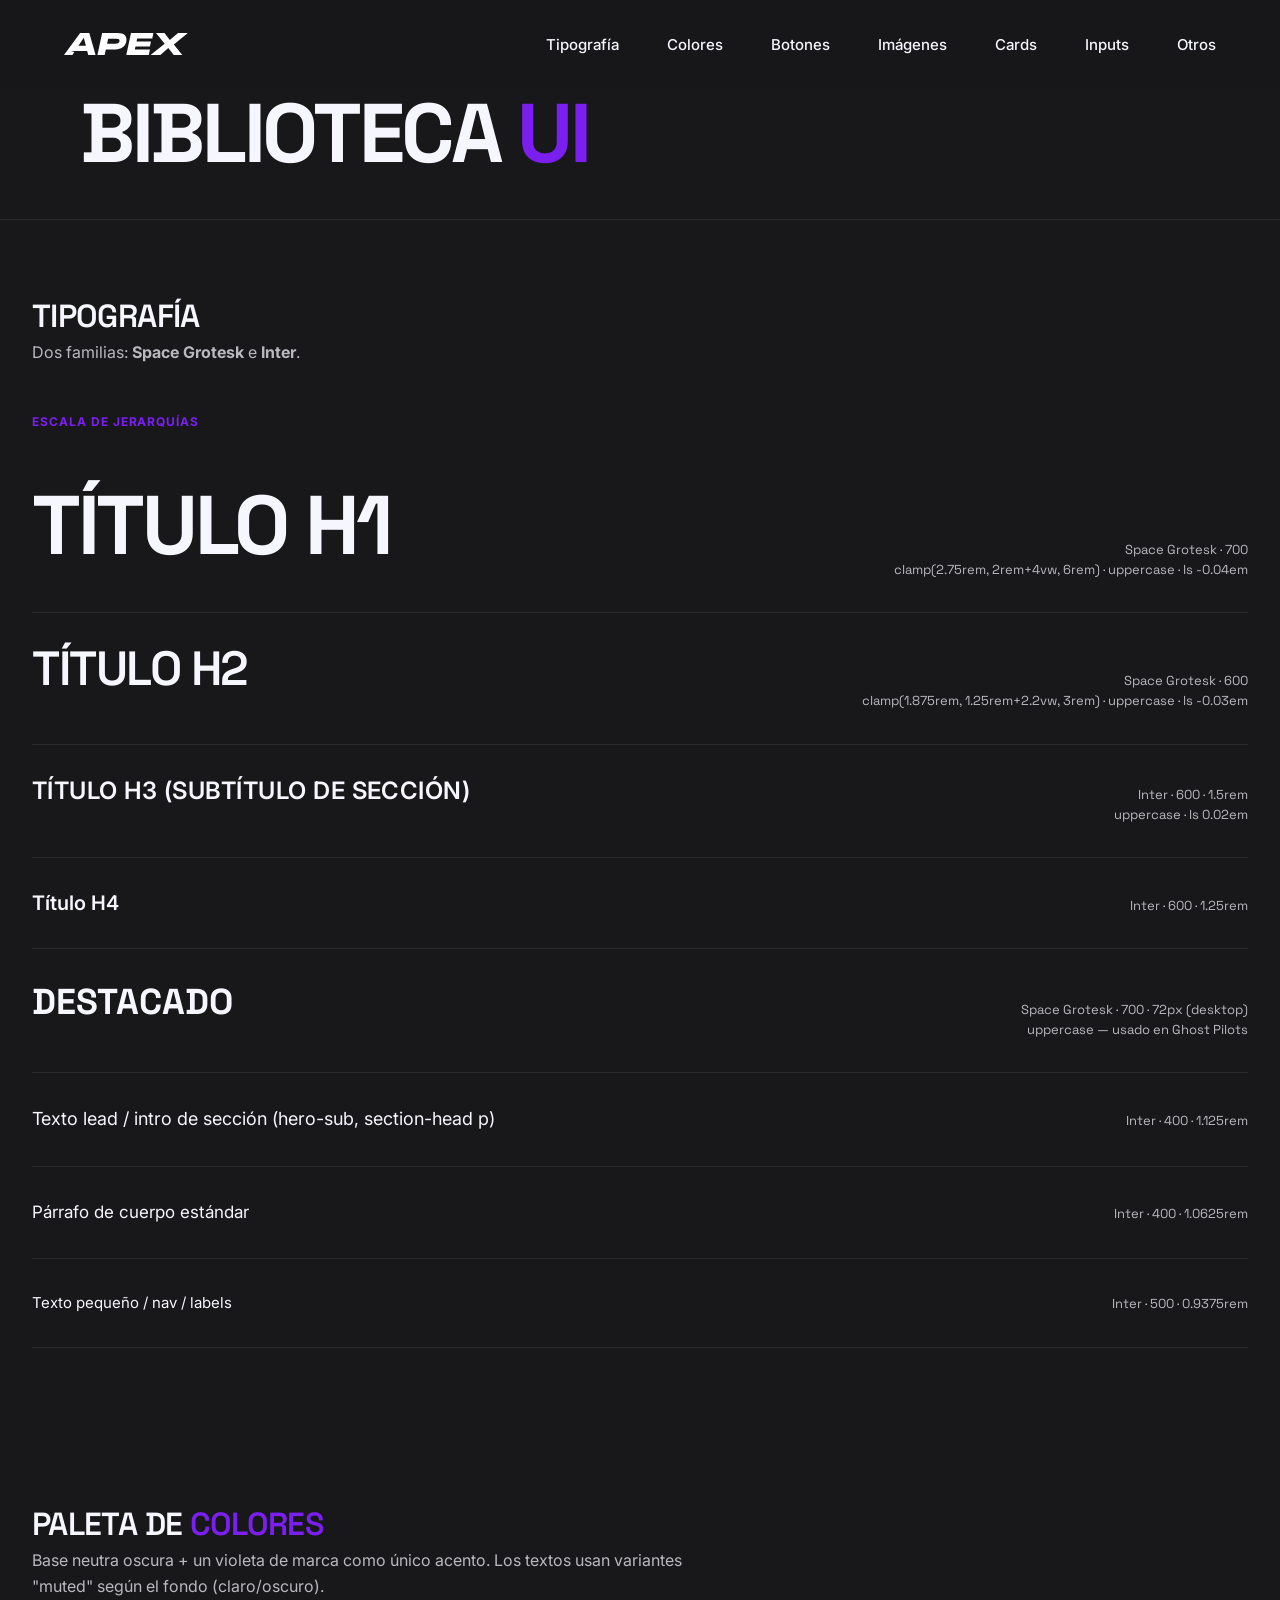
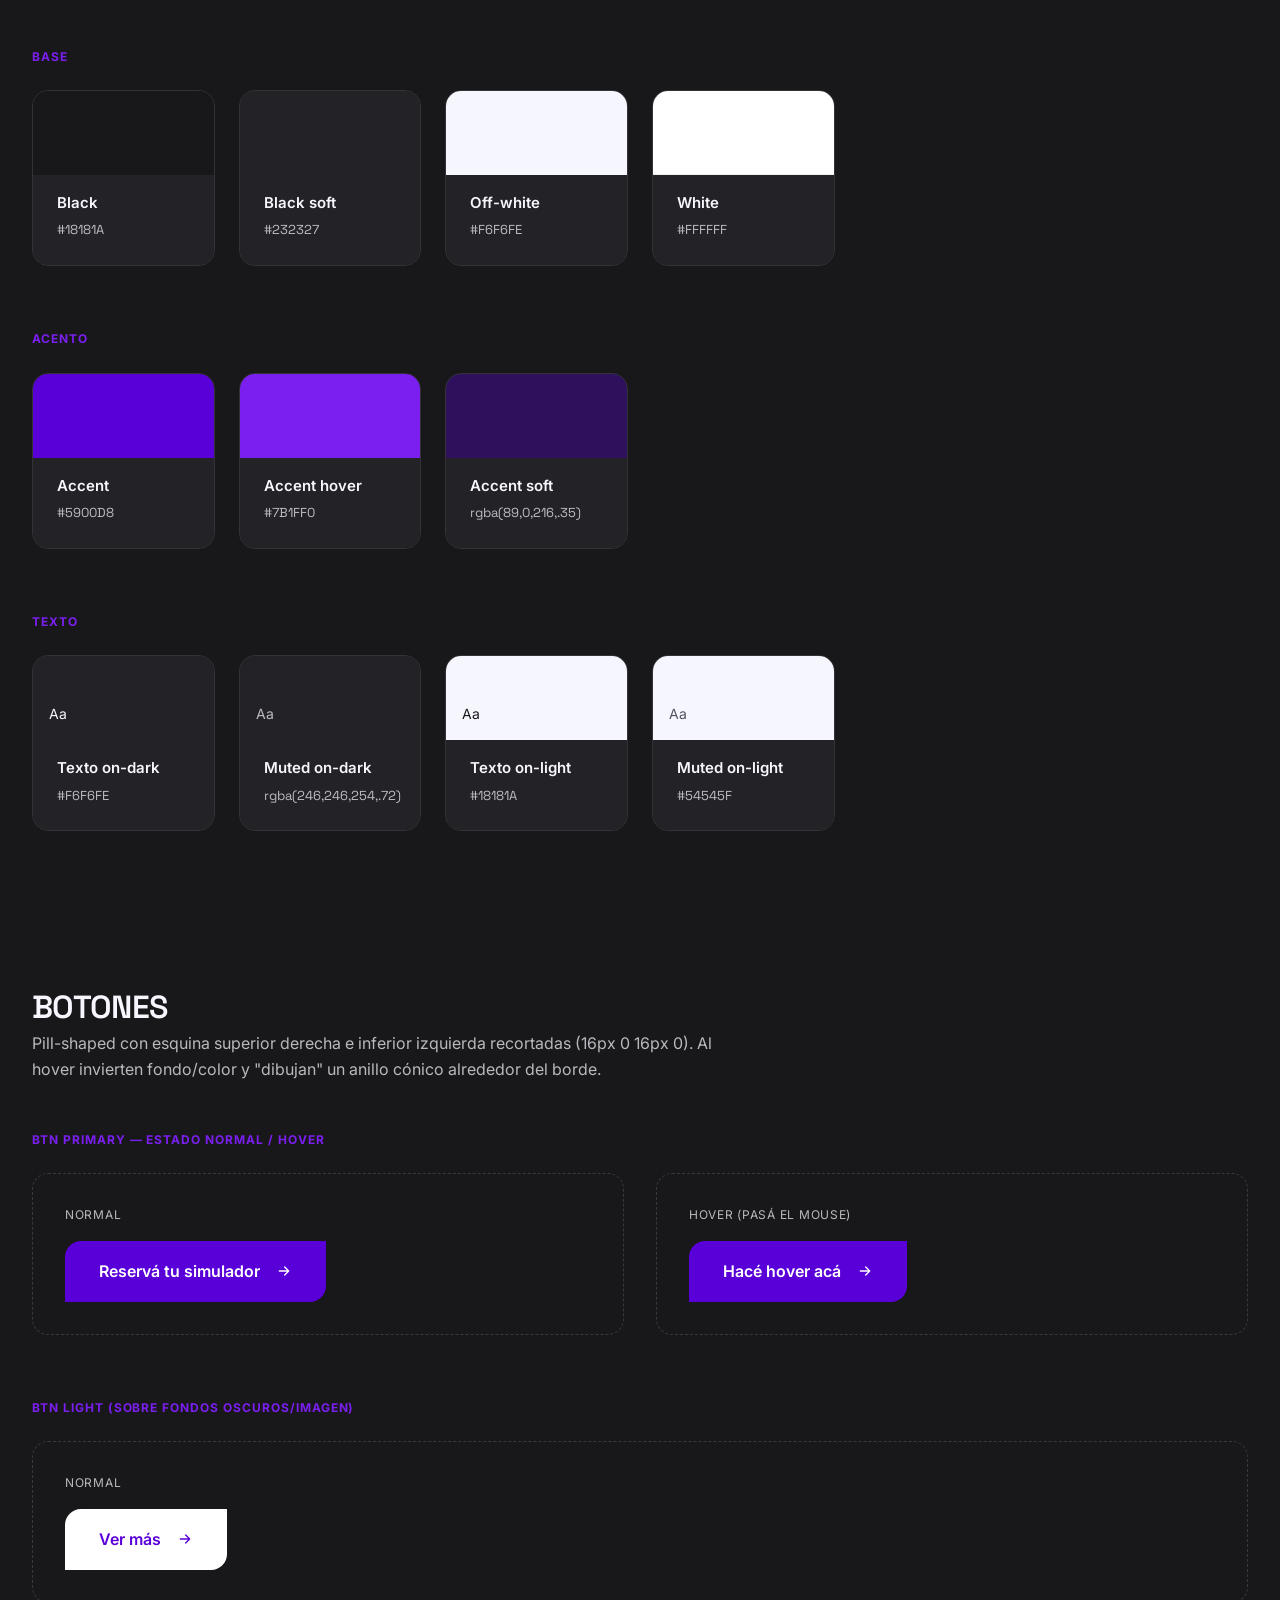
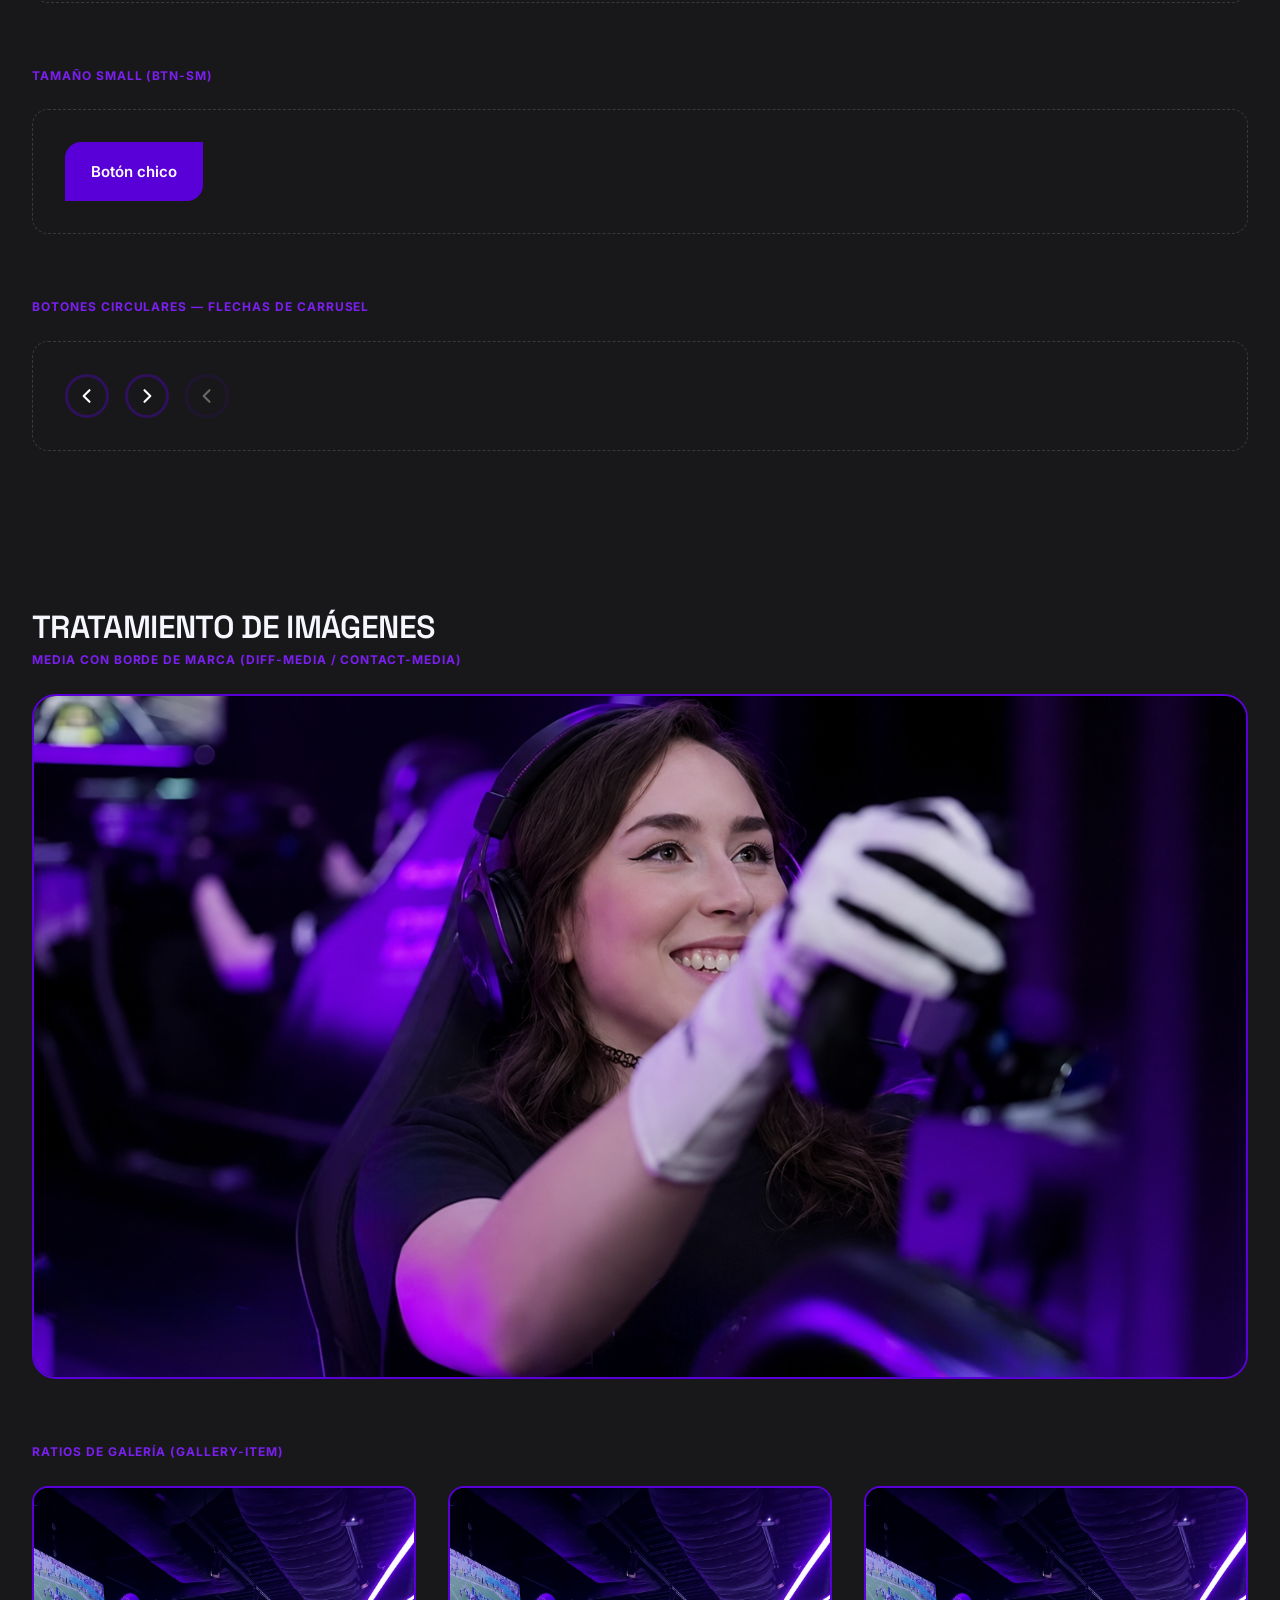
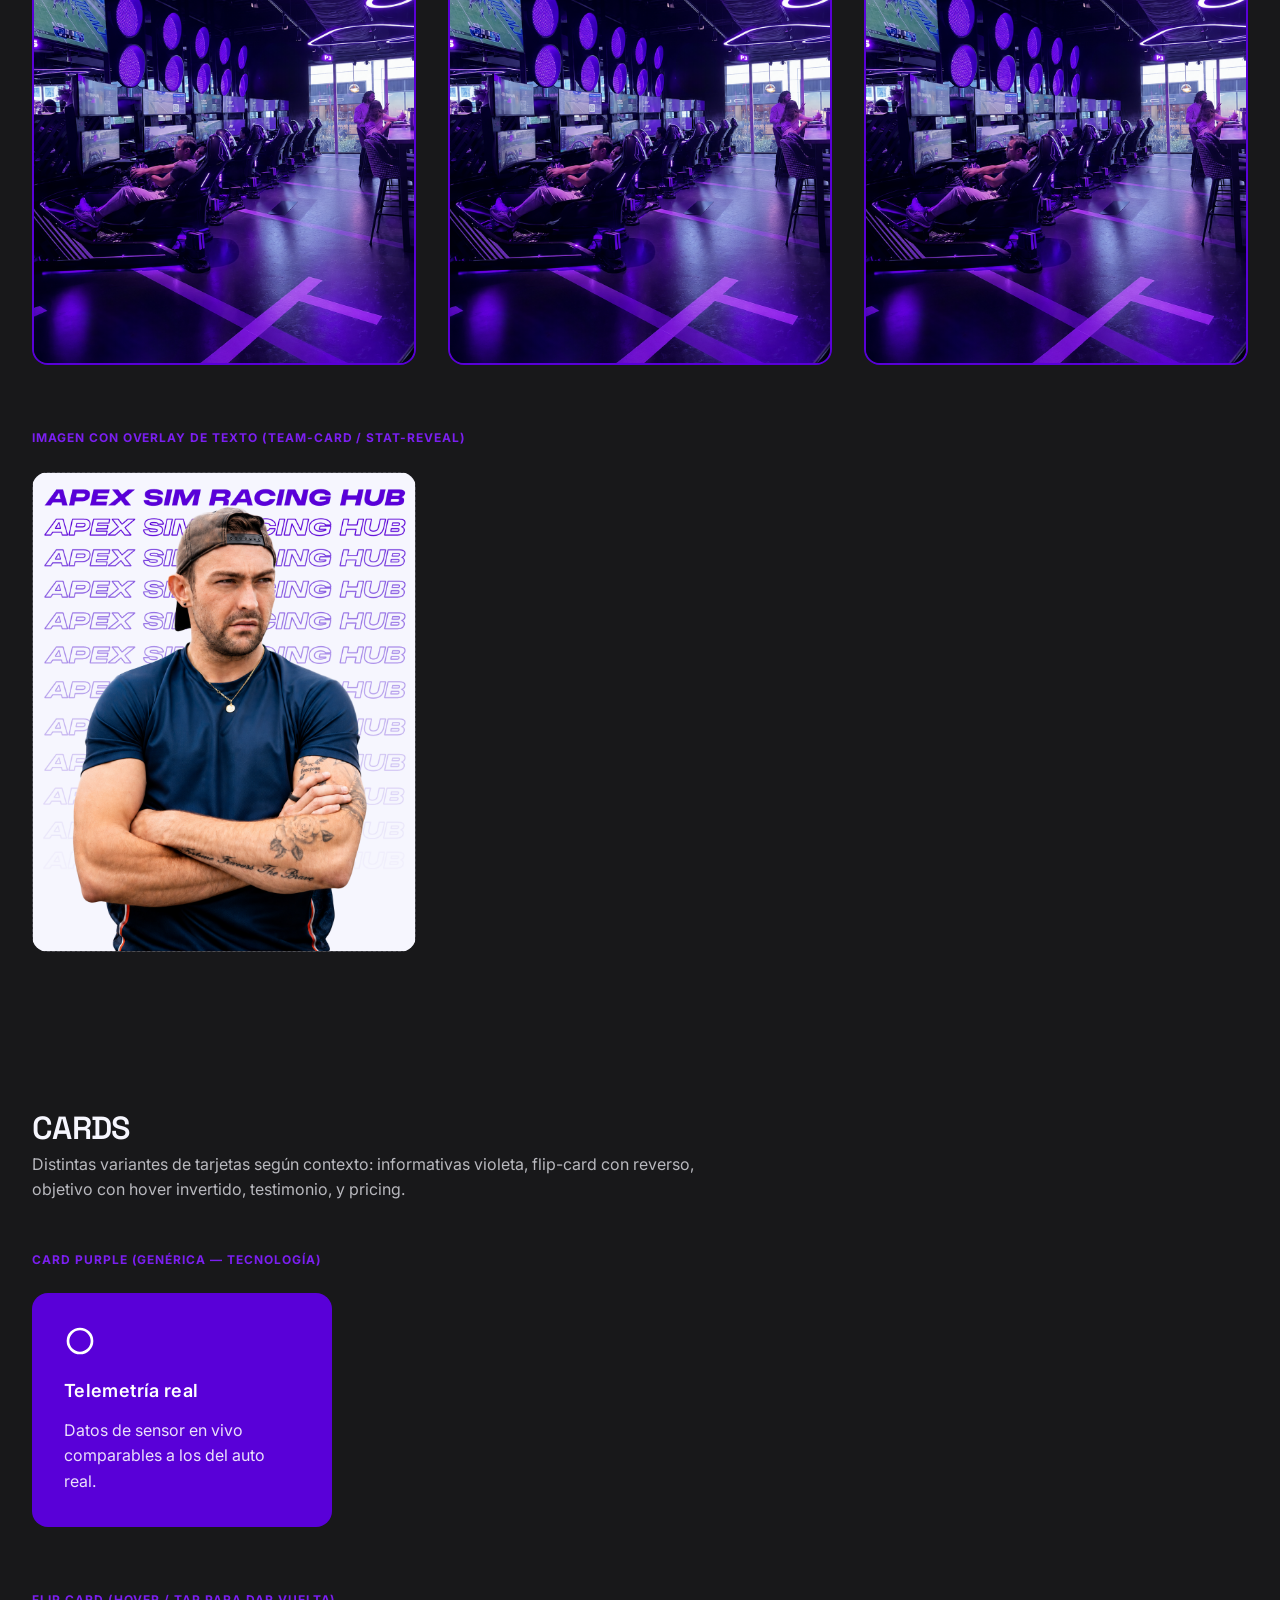
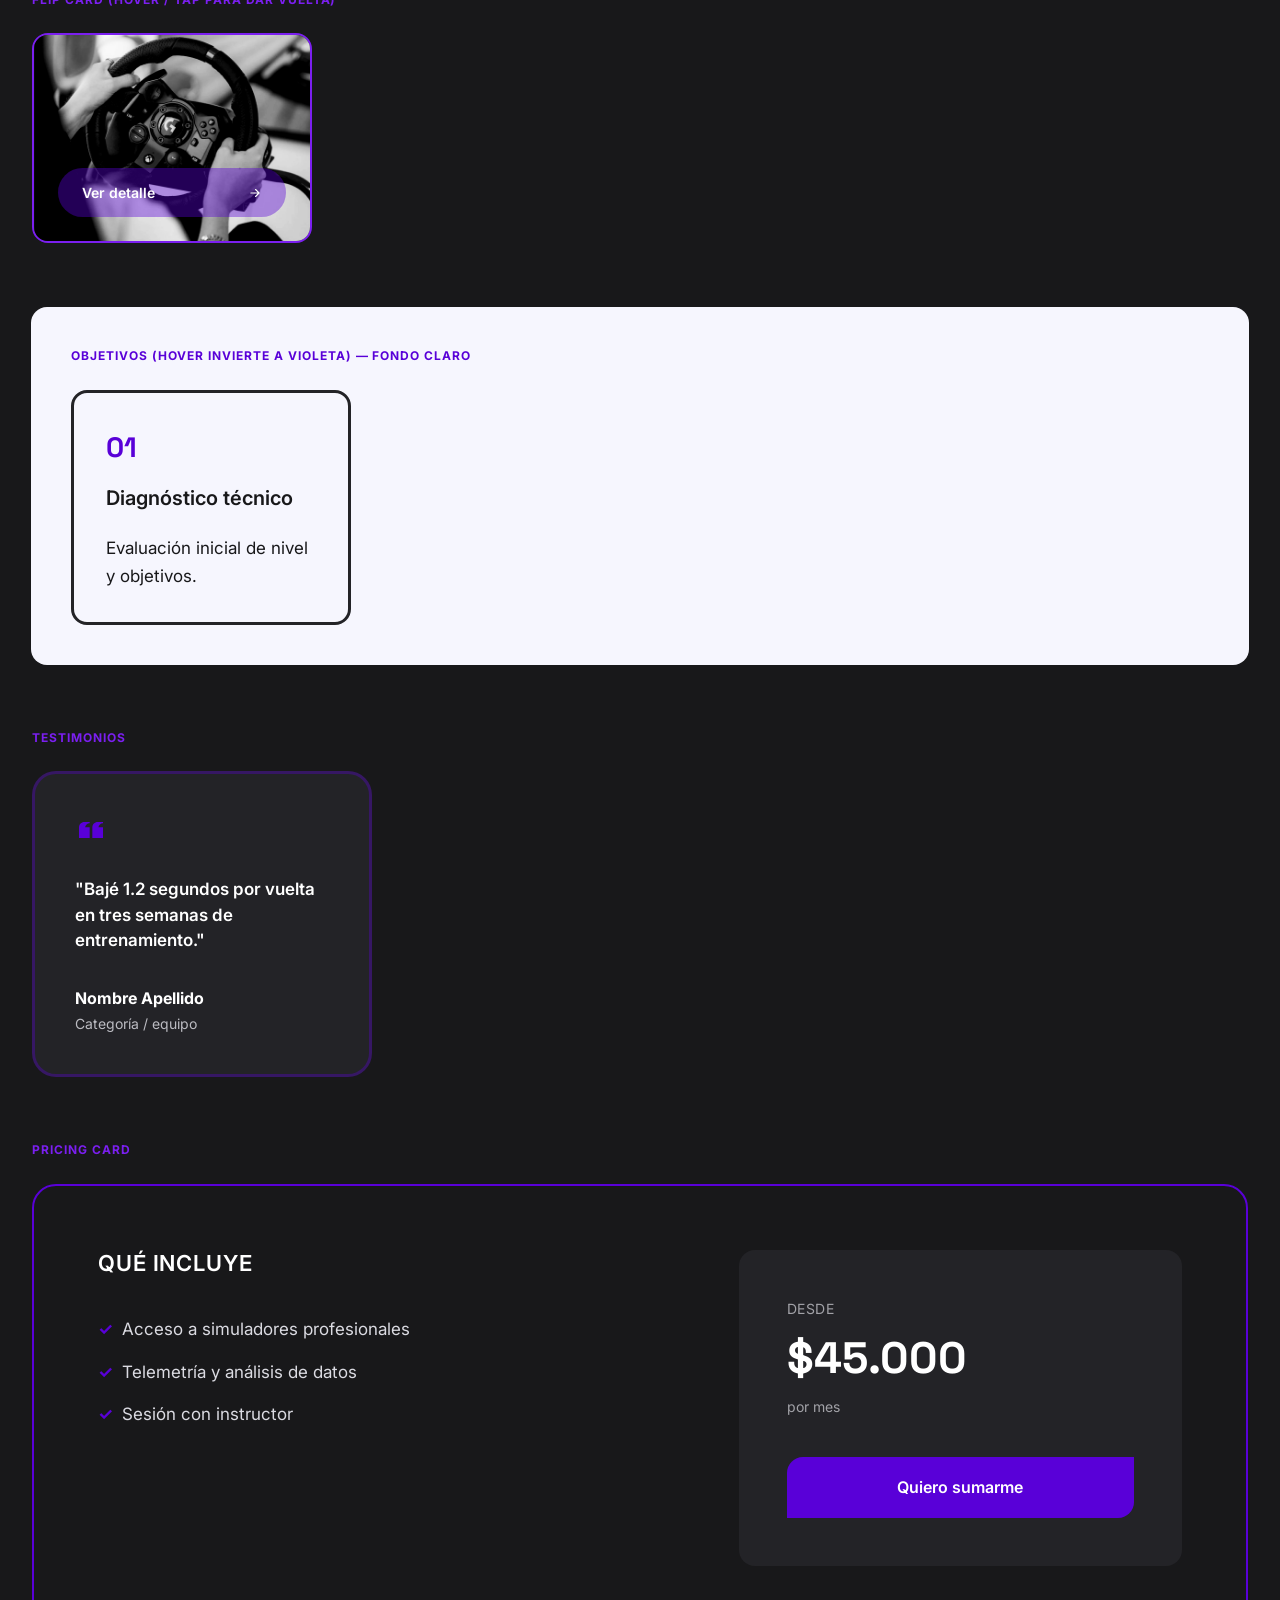
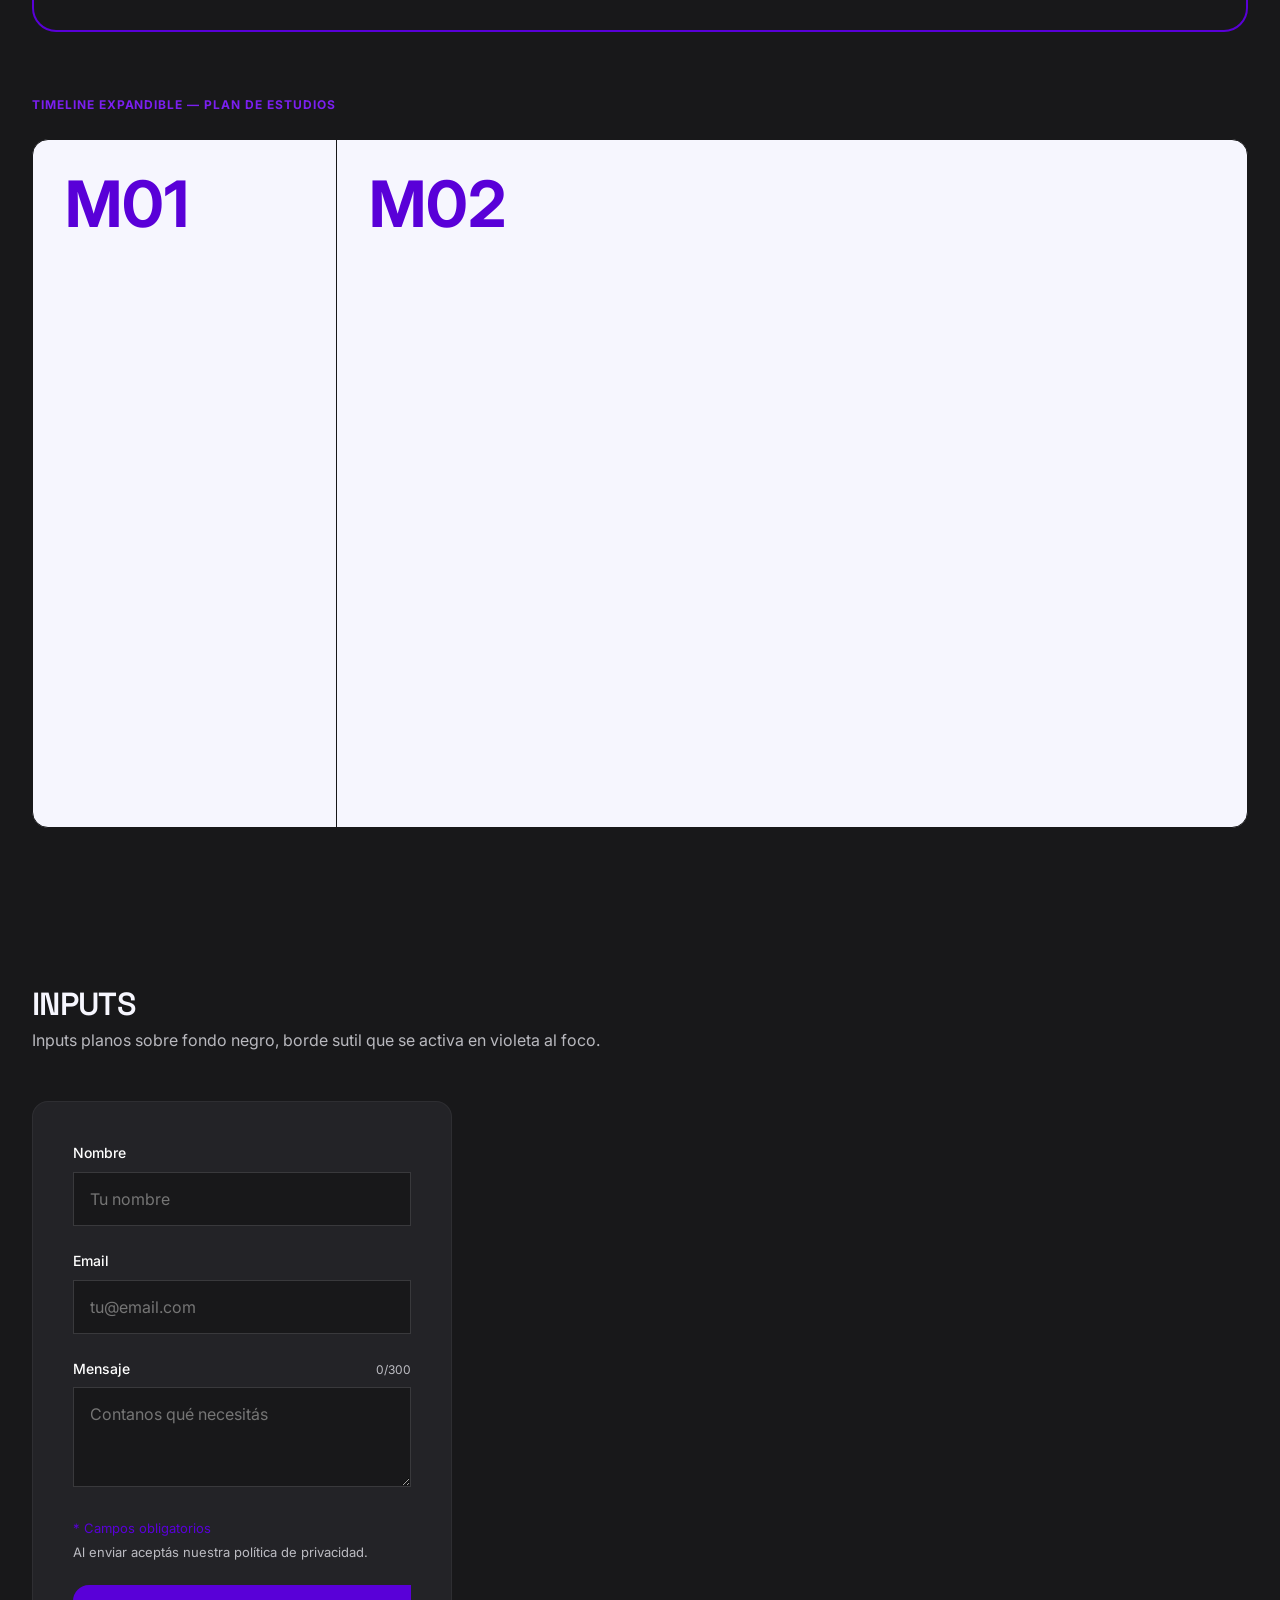
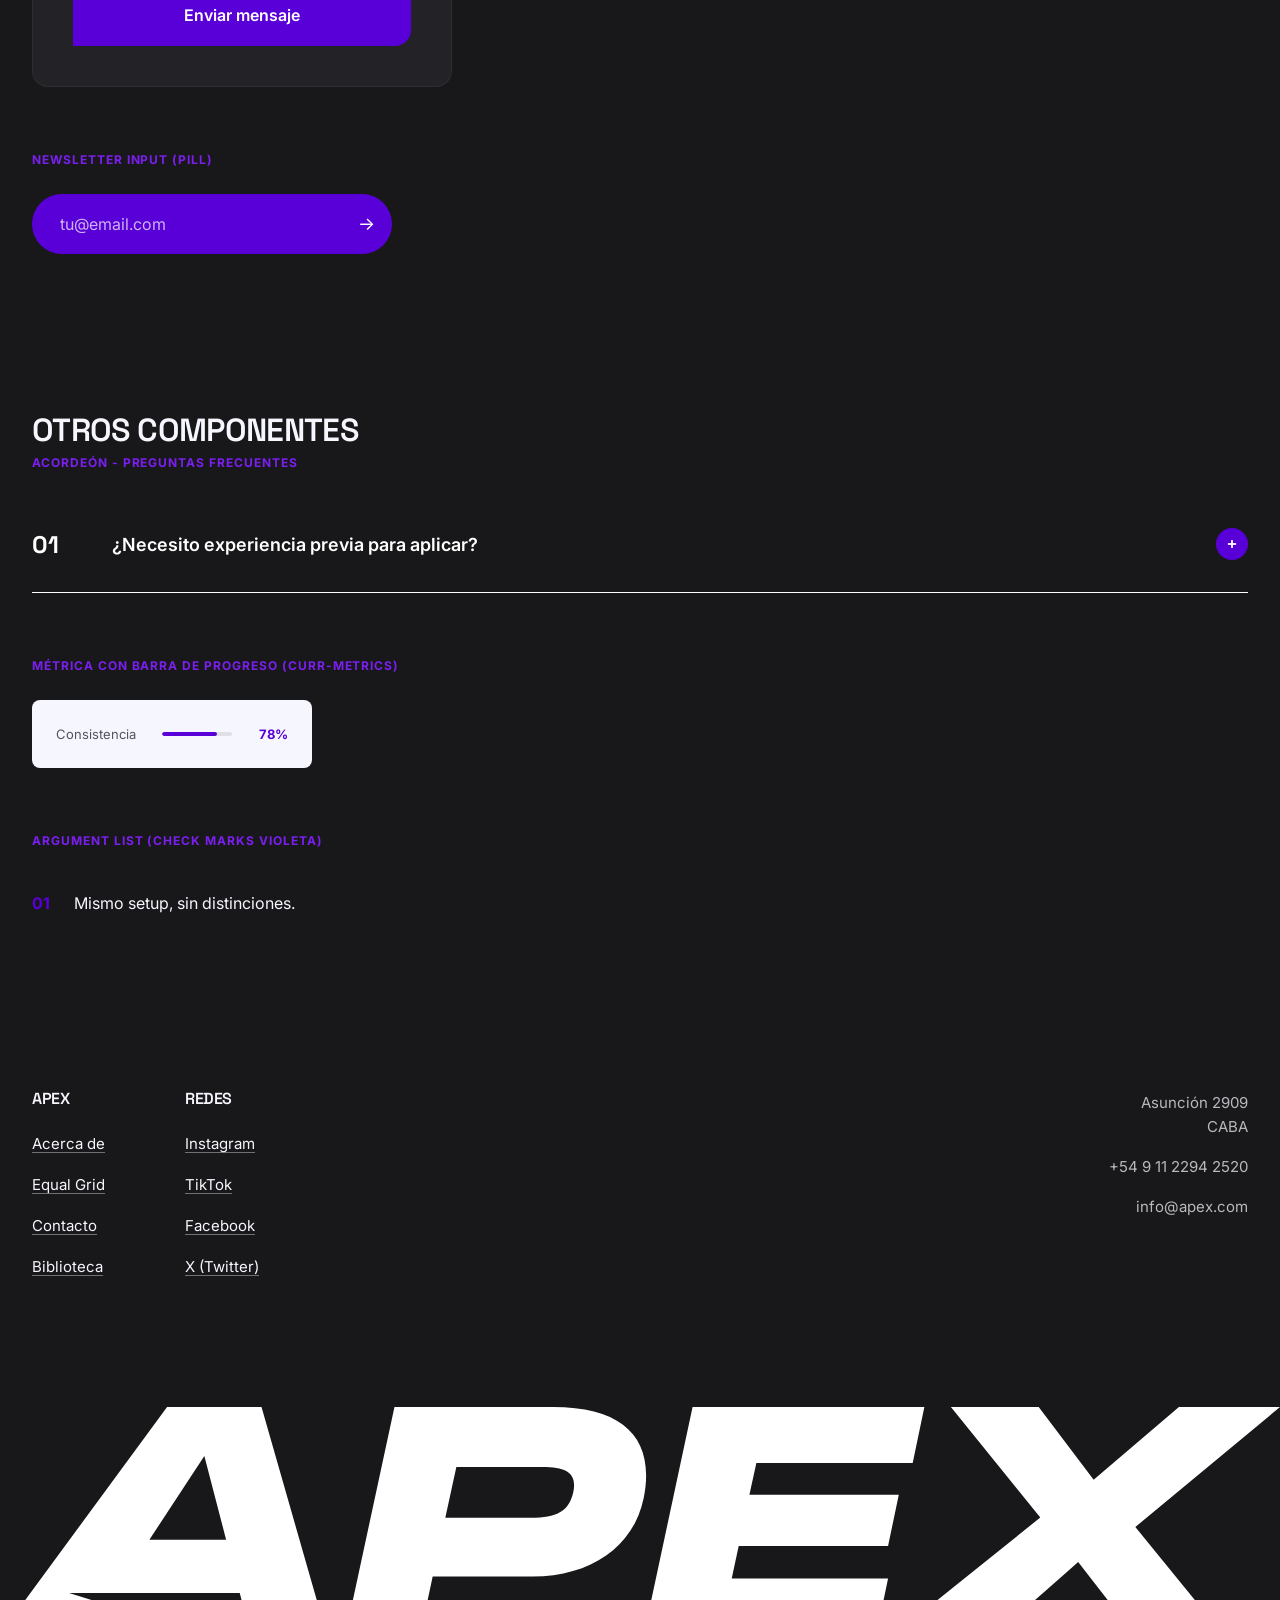
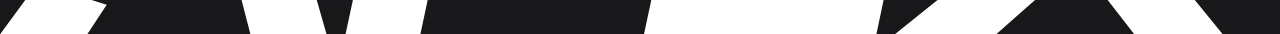
<file: biblioteca.html>
<!DOCTYPE html>
<html lang="es">
<head>
<meta charset="UTF-8">
<meta name="viewport" content="width=device-width, initial-scale=1.0">
<title>Apex — Biblioteca UI</title>

<link rel="preconnect" href="https://fonts.googleapis.com">
<link rel="preconnect" href="https://fonts.gstatic.com" crossorigin>
<link href="https://fonts.googleapis.com/css2?family=Inter:wght@400;500;600;700&family=Space+Grotesk:wght@500;600;700;900&display=swap" rel="stylesheet">
<link rel="stylesheet" href="styles.css">

<style>
  /* =========================================================
     ESTILOS EXCLUSIVOS DE LA BIBLIOTECA (no tocan styles.css)
     Reutilizan las mismas variables/tokens del sistema.
     ========================================================= */
  .lib-header {
    padding: 0 var(--space-6);
  }
  .lib-header .tag {
    color: var(--c-accent-hover);
    font-size: 0.8125rem;
    text-transform: uppercase;
    letter-spacing: 0.1em;
    font-weight: 600;
    margin-bottom: var(--space-2);
    display: block;
  }
  .lib-hero {
    padding: var(--space-12) 0 var(--space-6);
    border-bottom: 1px solid rgba(246, 246, 254, 0.08);
  }
  .lib-header h1 {
    font-size: clamp(2rem, 4vw, 3.25rem);
  }

  .lib-nav ul {
    display: flex;
    flex-wrap: wrap;
    gap: var(--space-4);
    padding: var(--space-2) 0;
  }
  .lib-nav a {
    font-size: 0.8125rem;
    text-transform: uppercase;
    letter-spacing: 0.04em;
    font-weight: 600;
    color: var(--c-text-muted-on-dark);
    transition: color var(--transition-fast);
  }
  .lib-nav a:hover { color: var(--c-accent-hover); }

  .lib-section {
    padding-block: var(--space-10);
  }
  .lib-section-light {
    background: var(--c-offwhite);
    color: var(--c-text-on-light);
  }
  .lib-section-title {
    font-family: var(--font-display);
    text-transform: uppercase;
    font-size: clamp(1.5rem, 2.5vw, 2.25rem);
    letter-spacing: -0.02em;
    margin-bottom: var(--space-1);
  }
  .lib-section-desc {
    color: var(--c-text-muted-on-dark);
    font-size: 1rem;
    max-width: 70ch;
    margin-bottom: var(--space-6);
  }
  .lib-section-light .lib-section-desc { color: var(--c-text-muted-on-light); }

  .lib-block {
    margin-bottom: var(--space-8);
  }
  .lib-block:last-child { margin-bottom: 0; }
  .lib-block-label {
    font-size: 0.75rem;
    text-transform: uppercase;
    letter-spacing: 0.08em;
    color: var(--c-accent-hover);
    font-weight: 700;
    margin-bottom: var(--space-3);
    display: block;
  }
  .lib-section-light .lib-block-label { color: var(--c-accent); }

  /* Tarjeta contenedora que muestra la muestra + su ficha técnica */
  .swatch-row {
    display: grid;
    grid-template-columns: repeat(auto-fill, minmax(180px, 1fr));
    gap: var(--space-3);
  }
  .swatch {
    border-radius: var(--radius-md);
    overflow: hidden;
    border: 1px solid rgba(246,246,254,0.12);
  }
  .swatch-color {
    height: 84px;
    display: flex;
    align-items: flex-end;
    padding: var(--space-2);
  }
  .swatch-info {
    padding: var(--space-2) var(--space-3) var(--space-3);
    background: var(--c-black-soft);
  }
  .swatch-name {
    font-weight: 600;
    font-size: 0.9375rem;
    display: block;
    margin-bottom: 2px;
  }
  .swatch-code {
    font-family: 'Space Grotesk', monospace;
    font-size: 0.8125rem;
    color: var(--c-text-muted-on-dark);
  }

  /* Fichas de tipografía */
  .type-sample {
    display: grid;
    grid-template-columns: 1fr auto;
    align-items: baseline;
    gap: var(--space-4);
    padding: var(--space-4) 0;
    border-bottom: 1px solid rgba(246,246,254,0.08);
  }
  .lib-section-light .type-sample { border-bottom-color: rgba(24,24,26,0.1); }
  .type-sample-meta {
    font-family: 'Space Grotesk', monospace;
    font-size: 0.8125rem;
    color: var(--c-text-muted-on-dark);
    text-align: right;
    white-space: nowrap;
  }
  .lib-section-light .type-sample-meta { color: var(--c-text-muted-on-light); }

  /* Grid genérica de demos */
  .demo-grid {
    display: grid;
    grid-template-columns: repeat(auto-fit, minmax(220px, 1fr));
    gap: var(--space-4);
  }
  .demo-cell {
    display: flex;
    flex-direction: column;
    align-items: flex-start;
    gap: var(--space-2);
    padding: var(--space-4);
    border: 1px dashed rgba(246,246,254,0.15);
    border-radius: var(--radius-md);
  }
  .lib-section-light .demo-cell { border-color: rgba(24,24,26,0.15); }
  .demo-cell-label {
    font-size: 0.75rem;
    text-transform: uppercase;
    letter-spacing: 0.06em;
    color: var(--c-text-muted-on-dark);
  }
  .lib-section-light .demo-cell-label { color: var(--c-text-muted-on-light); }

  .btn-dark-bg { background: var(--c-black); padding: var(--space-4); border-radius: var(--radius-md); }

  .img-frame {
    border-radius: var(--radius-md);
    overflow: hidden;
    background: var(--c-black-soft);
  }
  .img-frame img { aspect-ratio: 4/3; object-fit: cover; width: 100%; }

  .lib-footer {
    padding: var(--space-6) 0;
    text-align: center;
    color: var(--c-text-muted-on-dark);
    font-size: 0.875rem;
  }
</style>
</head>
<body class="section-dark">

  <!-- ============ HEADER DE LA BIBLIOTECA ============ -->
  <header class="site-header">
    <div class="container header-inner">
      <div class="container header-inner">
        <a href="index.html" class="logo" aria-label="Apex — inicio">
        <svg viewBox="0 0 1177.86 209.25" fill="currentColor" aria-hidden="true" focusable="false">
          <path d="M153.74,0h86.9l59.87,209.25h-70.04l-9.88-38.07H63.55l34.64,10.68-17.98,27.39H0L153.74,0ZM208.08,122.06l-20.05-77.01-50.57,77.01h70.62Z"/>
          <path d="M362.98,0h145.89c67.13,0,94.16,30.81,83.41,83.99-9.01,44.46-48.82,72.07-102.3,72.07h-91.84l-11.33,53.18h-68.88L362.98,0ZM489.11,102.01c22.67,0,34.29-5.52,38.36-23.25,3.78-17.44-5.52-23.54-28.19-23.54h-79.34l-10.17,46.79h79.34Z"/>
          <path d="M637.31,0h213.31l-10.75,51.44h-143.86l-6.39,29.35h137.46l-9.88,47.08h-137.46l-6.39,29.93h143.86l-10.75,51.44h-213.9L637.31,0Z"/>
          <path d="M957.28,101.72L875.03,0h80.79l50.57,66.84L1084.86,0h93l-133.1,110.44,80.5,98.81h-81.37l-51.73-66.55-75.56,66.55h-93.29l133.98-107.53Z"/>
        </svg>
        </a>
      
    <nav class="primary-nav" id="primary-nav" aria-label="Navegación principal">
      <ul>
        <li><a href="#tipografia">Tipografía</a></li>
        <li><a href="#colores">Colores</a></li>
        <li><a href="#botones">Botones</a></li>
        <li><a href="#imagenes">Imágenes</a></li>
        <li><a href="#cards">Cards</a></li>
        <li><a href="#formularios">Inputs</a></li>
        <li><a href="#misc">Otros</a></li>
      </ul>
    </nav>
    </div>
    </div>
  </header>

  <main id="main-content">
    
    <section class=" lib-hero">
      <div class="container">
        <h1 class="lib-header h1">Biblioteca <span class="text-accent">UI</span></h1>
      </div>
    </section>

    <!-- ============ TIPOGRAFÍA ============ -->
    <section class="lib-section section-dark" id="tipografia">
      <div class="container">
        <h2 class="lib-section-title">Tipografía</h2>
        <p class="lib-section-desc">Dos familias: <strong>Space Grotesk</strong> e <strong>Inter</strong>.</p>

        <div class="lib-block">
          <span class="lib-block-label">Escala de jerarquías</span>

          <div class="type-sample">
            <h1 style="font-size: clamp(2.75rem, 2rem + 4vw, 6rem);">Título H1</h1>
            <span class="type-sample-meta">Space Grotesk · 700<br>clamp(2.75rem, 2rem+4vw, 6rem) · uppercase · ls -0.04em</span>
          </div>

          <div class="type-sample">
            <h2>Título H2</h2>
            <span class="type-sample-meta">Space Grotesk · 600<br>clamp(1.875rem, 1.25rem+2.2vw, 3rem) · uppercase · ls -0.03em</span>
          </div>

          <div class="type-sample">
            <h3 style="font-size:1.5rem;">Título H3 (subtítulo de sección)</h3>
            <span class="type-sample-meta">Inter · 600 · 1.5rem<br>uppercase · ls 0.02em</span>
          </div>

          <div class="type-sample">
            <h4 style="font-size:1.25rem;">Título H4</h4>
            <span class="type-sample-meta">Inter · 600 · 1.25rem</span>
          </div>

          <div class="type-sample">
            <p class="statement" style="font-size:2.25rem;">Destacado</p>
            <span class="type-sample-meta">Space Grotesk · 700 · 72px (desktop)<br>uppercase — usado en Ghost Pilots</span>
          </div>

          <div class="type-sample">
            <p style="font-size:1.125rem;">Texto lead / intro de sección (hero-sub, section-head p)</p>
            <span class="type-sample-meta">Inter · 400 · 1.125rem</span>
          </div>

          <div class="type-sample">
            <p style="font-size:1.0625rem;">Párrafo de cuerpo estándar</p>
            <span class="type-sample-meta">Inter · 400 · 1.0625rem</span>
          </div>

          <div class="type-sample">
            <p style="font-size:0.9375rem;">Texto pequeño / nav / labels</p>
            <span class="type-sample-meta">Inter · 500 · 0.9375rem</span>
          </div>

        </div>
      </div>
    </section>

    <!-- ============ COLORES ============ -->
    <section class="lib-section section-dark" id="colores">
      <div class="container">
        <h2 class="lib-section-title">Paleta de <span class="text-accent">colores</span></h2>
        <p class="lib-section-desc">Base neutra oscura + un violeta de marca como único acento. Los textos usan variantes "muted" según el fondo (claro/oscuro).</p>

        <div class="lib-block">
          <span class="lib-block-label">Base</span>
          <div class="swatch-row">
            <div class="swatch">
              <div class="swatch-color" style="background:#18181A;"></div>
              <div class="swatch-info"><span class="swatch-name">Black</span><span class="swatch-code">#18181A</span></div>
            </div>
            <div class="swatch">
              <div class="swatch-color" style="background:#232327;"></div>
              <div class="swatch-info"><span class="swatch-name">Black soft</span><span class="swatch-code">#232327</span></div>
            </div>
            <div class="swatch">
              <div class="swatch-color" style="background:#F6F6FE;"></div>
              <div class="swatch-info"><span class="swatch-name">Off-white</span><span class="swatch-code">#F6F6FE</span></div>
            </div>
            <div class="swatch">
              <div class="swatch-color" style="background:#FFFFFF; border-bottom:1px solid #eee;"></div>
              <div class="swatch-info"><span class="swatch-name">White</span><span class="swatch-code">#FFFFFF</span></div>
            </div>
          </div>
        </div>

        <div class="lib-block">
          <span class="lib-block-label">Acento</span>
          <div class="swatch-row">
            <div class="swatch">
              <div class="swatch-color" style="background:#5900D8;"></div>
              <div class="swatch-info"><span class="swatch-name">Accent</span><span class="swatch-code">#5900D8</span></div>
            </div>
            <div class="swatch">
              <div class="swatch-color" style="background:#7B1FF0;"></div>
              <div class="swatch-info"><span class="swatch-name">Accent hover</span><span class="swatch-code">#7B1FF0</span></div>
            </div>
            <div class="swatch">
              <div class="swatch-color" style="background:rgba(89,0,216,0.35);"></div>
              <div class="swatch-info"><span class="swatch-name">Accent soft</span><span class="swatch-code">rgba(89,0,216,.35)</span></div>
            </div>
          </div>
        </div>

        <div class="lib-block">
          <span class="lib-block-label">Texto</span>
          <div class="swatch-row">
            <div class="swatch">
              <div class="swatch-color" style="background:#232327;"><span style="color:#F6F6FE; font-size:0.875rem;">Aa</span></div>
              <div class="swatch-info"><span class="swatch-name">Texto on-dark</span><span class="swatch-code">#F6F6FE</span></div>
            </div>
            <div class="swatch">
              <div class="swatch-color" style="background:#232327;"><span style="color:rgba(246,246,254,0.72); font-size:0.875rem;">Aa</span></div>
              <div class="swatch-info"><span class="swatch-name">Muted on-dark</span><span class="swatch-code">rgba(246,246,254,.72)</span></div>
            </div>
            <div class="swatch">
              <div class="swatch-color" style="background:#F6F6FE;"><span style="color:#18181A; font-size:0.875rem;">Aa</span></div>
              <div class="swatch-info"><span class="swatch-name">Texto on-light</span><span class="swatch-code">#18181A</span></div>
            </div>
            <div class="swatch">
              <div class="swatch-color" style="background:#F6F6FE;"><span style="color:#54545F; font-size:0.875rem;">Aa</span></div>
              <div class="swatch-info"><span class="swatch-name">Muted on-light</span><span class="swatch-code">#54545F</span></div>
            </div>
          </div>
        </div>
      </div>
    </section>

    <!-- ============ BOTONES ============ -->
    <section class="lib-section section-dark" id="botones">
      <div class="container">
        <h2 class="lib-section-title">Botones</h2>
        <p class="lib-section-desc">Pill-shaped con esquina superior derecha e inferior izquierda recortadas (16px 0 16px 0). Al hover invierten fondo/color y "dibujan" un anillo cónico alrededor del borde.</p>

        <div class="lib-block">
          <span class="lib-block-label">Btn Primary — estado normal / hover</span>
          <div class="demo-grid">
            <div class="demo-cell">
              <span class="demo-cell-label">Normal</span>
              <a href="#" class="btn btn-primary">Reservá tu simulador <svg class="arrow" width="16" height="16" viewBox="0 0 24 24" fill="none"><path d="M5 12h14M13 6l6 6-6 6" stroke="currentColor" stroke-width="2" stroke-linecap="round" stroke-linejoin="round"/></svg></a>
            </div>
            <div class="demo-cell">
              <span class="demo-cell-label">Hover (pasá el mouse)</span>
              <a href="#" class="btn btn-primary">Hacé hover acá <svg class="arrow" width="16" height="16" viewBox="0 0 24 24" fill="none"><path d="M5 12h14M13 6l6 6-6 6" stroke="currentColor" stroke-width="2" stroke-linecap="round" stroke-linejoin="round"/></svg></a>
            </div>
          </div>
        </div>

        <div class="lib-block">
          <span class="lib-block-label">Btn Light (sobre fondos oscuros/imagen)</span>
          <div class="demo-grid">
            <div class="demo-cell btn-dark-bg">
              <span class="demo-cell-label">Normal</span>
              <a href="#" class="btn btn-light">Ver más <svg class="arrow" width="16" height="16" viewBox="0 0 24 24" fill="none"><path d="M5 12h14M13 6l6 6-6 6" stroke="currentColor" stroke-width="2" stroke-linecap="round" stroke-linejoin="round"/></svg></a>
            </div>
          </div>
        </div>

        <div class="lib-block">
          <span class="lib-block-label">Tamaño small (btn-sm)</span>
          <div class="demo-grid">
            <div class="demo-cell">
              <a href="#" class="btn btn-primary btn-sm">Botón chico</a>
            </div>
          </div>
        </div>

        <div class="lib-block">
          <span class="lib-block-label">Botones circulares — flechas de carrusel</span>
          <div class="demo-grid">
            <div class="demo-cell" style="flex-direction:row; align-items:center;">
              <button class="carousel-arrow" aria-label="Anterior"><svg viewBox="0 0 24 24" fill="none"><path d="M15 5l-7 7 7 7" stroke="currentColor" stroke-width="2.5" stroke-linecap="round" stroke-linejoin="round"/></svg></button>
              <button class="carousel-arrow" aria-label="Siguiente"><svg viewBox="0 0 24 24" fill="none"><path d="M9 5l7 7-7 7" stroke="currentColor" stroke-width="2.5" stroke-linecap="round" stroke-linejoin="round"/></svg></button>
              <button class="carousel-arrow" disabled aria-label="Deshabilitado"><svg viewBox="0 0 24 24" fill="none"><path d="M15 5l-7 7 7 7" stroke="currentColor" stroke-width="2.5" stroke-linecap="round" stroke-linejoin="round"/></svg></button>
            </div>
          </div>
        </div>
      </div>
    </section>

    <!-- ============ IMÁGENES ============ -->
    <section class="lib-section section-dark" id="imagenes">
      <div class="container">
        <h2 class="lib-section-title">Tratamiento de imágenes</h2>
        
        <div class="lib-block">
          <span class="lib-block-label">Media con borde de marca (diff-media / contact-media)</span>
          <div class="demo-grid">
            <div class="img-frame" style="border:2px solid var(--c-accent); border-radius:var(--radius-lg);">
              <img src="assets/equal-grid.png" alt="Simulador de carreras" style="aspect-ratio:16/9;">
            </div>
          </div>
        </div>

        <div class="lib-block">
          <span class="lib-block-label">Ratios de galería (gallery-item)</span>
          <div class="demo-grid">
            <div class="img-frame" style="border:2px solid var(--c-accent);"><img src="assets/galeria-03.png" style="aspect-ratio:4/5;" alt=""></div>
            <div class="img-frame" style="border:2px solid var(--c-accent);"><img src="assets/galeria-03.png" style="aspect-ratio:4/5;"></div>
            <div class="img-frame" style="border:2px solid var(--c-accent);"><img src="assets/galeria-03.png" style="aspect-ratio:4/5;"></div>
          </div>
        </div>

        <div class="lib-block">
          <span class="lib-block-label">Imagen con overlay de texto (team-card / stat-reveal)</span>
          <div class="demo-grid">
            <li class="stats-carousel-card team-card" style="max-height: 480px; max-width: 384px">
            <button class="stat-reveal" type="button">
              <img src="assets/rodrigo-salas.png" alt="Rodrigo Salas" loading="lazy" class="placeholder-gray">
              <span class="stat-reveal-hint" aria-hidden="true">+</span>
              <span class="stat-reveal-overlay">
                <span class="team-name">Rodrigo Salas</span>
                <span class="team-role">Director Técnico y head coach de pilotaje</span>
              </span>
            </button>
          </li>
          </div>
        </div>

      </div>
    </section>

    <!-- ============ CARDS ============ -->
    <section class="lib-section section-dark" id="cards">
      <div class="container">
        <h2 class="lib-section-title">Cards</h2>
        <p class="lib-section-desc">Distintas variantes de tarjetas según contexto: informativas violeta, flip-card con reverso, objetivo con hover invertido, testimonio, y pricing.</p>

        <div class="lib-block">
          <span class="lib-block-label">Card Purple (genérica — tecnología)</span>
          <div class="demo-grid">
            <div class="card card-purple" style="max-width:300px;">
              <svg class="card-icon" width="32" height="32" viewBox="0 0 24 24" fill="none" stroke="currentColor" stroke-width="2"><circle cx="12" cy="12" r="9"/></svg>
              <h3 style="text-transform:none; font-size:1.125rem; margin-top: var(--space-2);">Telemetría real</h3>
              <p>Datos de sensor en vivo comparables a los del auto real.</p>
            </div>
          </div>
        </div>

        <div class="lib-block">
          <span class="lib-block-label">Flip Card (hover / tap para dar vuelta)</span>
          <div class="demo-grid">
            <button class="flip-card-trigger" style="max-width:280px;" onclick="this.classList.toggle('is-flipped')">
              <div class="flip-card-inner">
                <div class="flip-card-front">
                  <img src="assets/tec-direct-drive.png" alt="">
                  <span class="flip-card-cta">Ver detalle <svg class="arrow" width="14" height="14" viewBox="0 0 24 24" fill="none"><path d="M5 12h14M13 6l6 6-6 6" stroke="currentColor" stroke-width="2" stroke-linecap="round" stroke-linejoin="round"/></svg></span>
                </div>
                <div class="flip-card-back">
                  <svg class="card-icon" viewBox="0 0 24 24" fill="none" stroke="currentColor" stroke-width="2"><circle cx="12" cy="12" r="9"/></svg>
                  <h3 style="text-transform:none;">Reverso de la card</h3>
                  <p>Info adicional que aparece al girar.</p>
                </div>
              </div>
            </button>
          </div>
        </div>

        <div class="lib-block lib-section-light" style="padding:var(--space-5); border-radius:var(--radius-md); margin-inline:-1px;">
          <span class="lib-block-label">Objetivos (hover invierte a violeta) — fondo claro</span>
          <div class="demo-grid">
            <div class="objective-card" style="max-width:280px;">
              <p class="objective-num">01</p>
              <h4 class="objective-title">Diagnóstico técnico</h4>
              <p class="section-paragraph">Evaluación inicial de nivel y objetivos.</p>
            </div>
          </div>
        </div>

        <div class="lib-block">
          <span class="lib-block-label">Testimonios</span>
          <div class="demo-grid">
            <blockquote class="testimonial" style="max-width:340px;">
              <div class="testimonial-card">
                <svg class="testimonial-quote" viewBox="0 0 24 24" fill="currentColor"><path d="M7 6c-2.2 0-4 1.8-4 4v8h8v-8H7.6c.2-1.7 1.6-3 3.4-3V6H7Zm10 0c-2.2 0-4 1.8-4 4v8h8v-8h-3.4c.2-1.7 1.6-3 3.4-3V6h-4Z"/></svg>
                <p>"Bajé 1.2 segundos por vuelta en tres semanas de entrenamiento."</p>
                <footer>
                  <cite>Nombre Apellido</cite>
                  <span>Categoría / equipo</span>
                </footer>
              </div>
            </blockquote>
          </div>
        </div>

        <div class="lib-block">
          <span class="lib-block-label">Pricing Card</span>
          <div>
            <div class="pricing-card">
              <ul class="pricing-includes">
                <h3 class="pricing-includes-title">Qué incluye</h3>
                <li>Acceso a simuladores profesionales</li>
                <li>Telemetría y análisis de datos</li>
                <li>Sesión con instructor</li>
              </ul>
              <div class="pricing-box">
                <span class="pricing-label">Desde</span>
                <span class="pricing-amount">$45.000</span>
                <span class="pricing-detail">por mes</span>
                <a href="#" class="btn btn-primary">Quiero sumarme</a>
              </div>
            </div>
          </div>
        </div>

        <div class="lib-block">
          <span class="lib-block-label">Timeline expandible — plan de estudios</span>
          <div style="display:flex; border:1px solid var(--c-black); border-radius:var(--radius-md); overflow:hidden; background:var(--c-offwhite);">
            <div class="curr-item">
          <div class="curr-num">
            <p class="curr-num-label">M01</p>
          </div>
          <div class="curr-content">
            <h3>Fundamentos Técnicos</h3>
            <p class="curr-difficulty">Dificultad: <span>Inicial</span></p>
            <p class="curr-weeks">Semana 1 – 3</p>

            <p class="curr-block-label">Habilidades Adquiridas</p>
            <ul class="curr-list">
              <li>Setup de cockpit</li>
              <li>Ergonomía de pilotaje</li>
              <li>Lectura básica de telemetría</li>
              <li>Técnica de frenada</li>
              <li>Control de aceleración</li>
            </ul>

            <p class="curr-block-label">Métricas del Piloto</p>
            <ul class="curr-metrics">
              <li><span class="metric-name">Consistencia</span><span class="metric-bar"><span style="width:75%"></span></span><span class="metric-value">+30</span></li>
              <li><span class="metric-name">Precisión</span><span class="metric-bar"><span style="width:62%"></span></span><span class="metric-value">+25</span></li>
              <li><span class="metric-name">Control</span><span class="metric-bar"><span style="width:50%"></span></span><span class="metric-value">+20</span></li>
              <li><span class="metric-name">Confianza</span><span class="metric-bar"><span style="width:25%"></span></span><span class="metric-value">+10</span></li>
            </ul>
          </div>
        </div>
            
            <div class="curr-item">
          <div class="curr-num">
            <p class="curr-num-label">M02</p>
          </div>
          <div class="curr-content">
            <h3>Rendimiento Bajo Análisis</h3>
            <p class="curr-difficulty">Dificultad: <span>Intermedia</span></p>
            <p class="curr-weeks">Semana 4 – 6</p>

            <p class="curr-block-label">Habilidades Adquiridas</p>
            <ul class="curr-list">
              <li>Análisis de telemetría avanzada</li>
              <li>Detección de pérdidas de tiempo</li>
              <li>Gestión del error</li>
              <li>Rutinas de foco</li>
              <li>Trabajo con coach</li>
            </ul>

            <p class="curr-block-label">Métricas del Piloto</p>
            <ul class="curr-metrics">
              <li><span class="metric-name">Ritmo</span><span class="metric-bar"><span style="width:75%"></span></span><span class="metric-value">+30</span></li>
              <li><span class="metric-name">Consistencia</span><span class="metric-bar"><span style="width:62%"></span></span><span class="metric-value">+25</span></li>
              <li><span class="metric-name">Precisión</span><span class="metric-bar"><span style="width:50%"></span></span><span class="metric-value">+20</span></li>
              <li><span class="metric-name">Análisis</span><span class="metric-bar"><span style="width:37%"></span></span><span class="metric-value">+15</span></li>
            </ul>
          </div>
        </div>
            
          </div>
        </div>
      </div>
    </section>

    <!-- ============ FORMULARIOS ============ -->
    <section class="lib-section section-dark" id="formularios">
      <div class="container">
        <h2 class="lib-section-title">Inputs</h2>
        <p class="lib-section-desc">Inputs planos sobre fondo negro, borde sutil que se activa en violeta al foco.</p>

        <div class="lib-block" style="max-width:420px;">
          <div class="contact-form-container" style="border-radius:var(--radius-md);">
            <div class="form-group">
              <label class="form-label">Nombre</label>
              <input class="form-input" type="text" placeholder="Tu nombre">
            </div>
            <div class="form-group">
              <label class="form-label">Email</label>
              <input class="form-input" type="email" placeholder="tu@email.com">
            </div>
            <div class="form-group">
              <div class="textarea-label-wrapper">
                <label class="form-label">Mensaje</label>
                <span class="char-counter">0/300</span>
              </div>
              <textarea class="form-input form-textarea w-full" placeholder="Contanos qué necesitás"></textarea>
            </div>
            <p class="form-disclaimer-required">* Campos obligatorios</p>
            <p class="form-disclaimer-privacy">Al enviar aceptás nuestra política de privacidad.</p>
            <a href="#" class="btn btn-primary w-full" style="justify-content:center;">Enviar mensaje</a>
          </div>
        </div>

        <div class="lib-block">
          <span class="lib-block-label">Newsletter input (pill)</span>
          <div class="newsletter-input-wrap" style="max-width:360px;">
            <input type="email" placeholder="tu@email.com">
            <button aria-label="Suscribirme">→</button>
          </div>
        </div>

      </div>
    </section>

    <!-- ============ OTROS COMPONENTES ============ -->
    <section class="lib-section section-dark" id="misc">
      <div class="container">
        <h2 class="lib-section-title">Otros componentes</h2>

        <div class="lib-block" style="border-radius:var(--radius-md);">
          <span class="lib-block-label">Acordeón - preguntas frecuentes</span>
          <div class="faq-item">
            <button class="faq-trigger" aria-expanded="false" aria-controls="faq-answer-1">
              <span class="faq-number">01</span>
              <span class="faq-question">¿Necesito experiencia previa para aplicar?</span>
              <span class="faq-icon-wrapper">
                <svg class="faq-icon-svg" viewBox="0 0 24 24" fill="none" stroke="currentColor" stroke-width="3" aria-hidden="true"><line x1="12" y1="5" x2="12" y2="19"></line><line x1="5" y1="12" x2="19" y2="12"></line></svg>
              </span>
            </button>
            <div class="faq-panel" id="faq-answer-1" hidden>
              <div class="faq-content">
                <p>No es un requisito excluyente, pero sí buscamos participantes con motivación y disciplina. El Módulo 1 está diseñado para establecer bases técnicas sólidas desde cero, pero el programa exige compromiso y disposición para trabajar con datos.</p>
              </div>
            </div>
          </div>
        </div>

        <div class="lib-block">
          <span class="lib-block-label">Métrica con barra de progreso (curr-metrics)</span>
          <ul class="curr-metrics" style="max-width:280px; background:var(--c-offwhite); padding:var(--space-3); border-radius:var(--radius-sm);">
            <li>
              <span class="metric-name" style="color:var(--c-text-muted-on-light);">Consistencia</span>
              <span class="metric-bar"><span style="width:78%;"></span></span>
              <span class="metric-value">78%</span>
            </li>
          </ul>
        </div>

        <div class="lib-block">
          <span class="lib-block-label">Argument list (check marks violeta)</span>
          <ul class="argument-list" style="max-width:400px;">
            <li><span class="argument-marker">01</span><span style="color:var(--c-text-on-dark);">Mismo setup, sin distinciones.</span></li>
          </ul>
        </div>

      </div>
    </section>

  </main>

  <footer class="site-footer">
    <div class="container footer-inner">
      <nav class="footer-col" aria-label="Apex">
        <h2 class="footer-heading">Apex</h2>
        <ul>
          <li><a href="index.html#diferencia">Acerca de</a></li>
          <li><a href="index.html#equal-grid">Equal Grid</a></li>
          <li><a href="index.html#contacto">Contacto</a></li>
          <li><a href="biblioteca.html">Biblioteca</a></li>
        </ul>
      </nav>

      <nav class="footer-col" aria-label="Redes sociales">
        <h2 class="footer-heading">Redes</h2>
        <ul>
          <li><a href="#" target="_blank" rel="noopener">Instagram</a></li>
          <li><a href="#" target="_blank" rel="noopener">TikTok</a></li>
          <li><a href="#" target="_blank" rel="noopener">Facebook</a></li>
          <li><a href="#" target="_blank" rel="noopener">X (Twitter)</a></li>
        </ul>
      </nav>

      <address class="footer-col footer-address">
        <p>Asunción 2909<br>CABA</p>
        <p><a href="tel:+5491122942520">+54 9 11 2294 2520</a></p>
        <p><a href="mailto:info@apex.com">info@apex.com</a></p>
      </address>
    </div>

    <svg class="footer-wordmark" viewBox="0 0 1177.86 209.25" fill="currentColor" aria-hidden="true" focusable="false">
      <path d="M153.74,0h86.9l59.87,209.25h-70.04l-9.88-38.07H63.55l34.64,10.68-17.98,27.39H0L153.74,0ZM208.08,122.06l-20.05-77.01-50.57,77.01h70.62Z"/>
      <path d="M362.98,0h145.89c67.13,0,94.16,30.81,83.41,83.99-9.01,44.46-48.82,72.07-102.3,72.07h-91.84l-11.33,53.18h-68.88L362.98,0ZM489.11,102.01c22.67,0,34.29-5.52,38.36-23.25,3.78-17.44-5.52-23.54-28.19-23.54h-79.34l-10.17,46.79h79.34Z"/>
      <path d="M637.31,0h213.31l-10.75,51.44h-143.86l-6.39,29.35h137.46l-9.88,47.08h-137.46l-6.39,29.93h143.86l-10.75,51.44h-213.9L637.31,0Z"/>
      <path d="M957.28,101.72L875.03,0h80.79l50.57,66.84L1084.86,0h93l-133.1,110.44,80.5,98.81h-81.37l-51.73-66.55-75.56,66.55h-93.29l133.98-107.53Z"/>
    </svg>
  </footer>


</body>
</html>
</file>
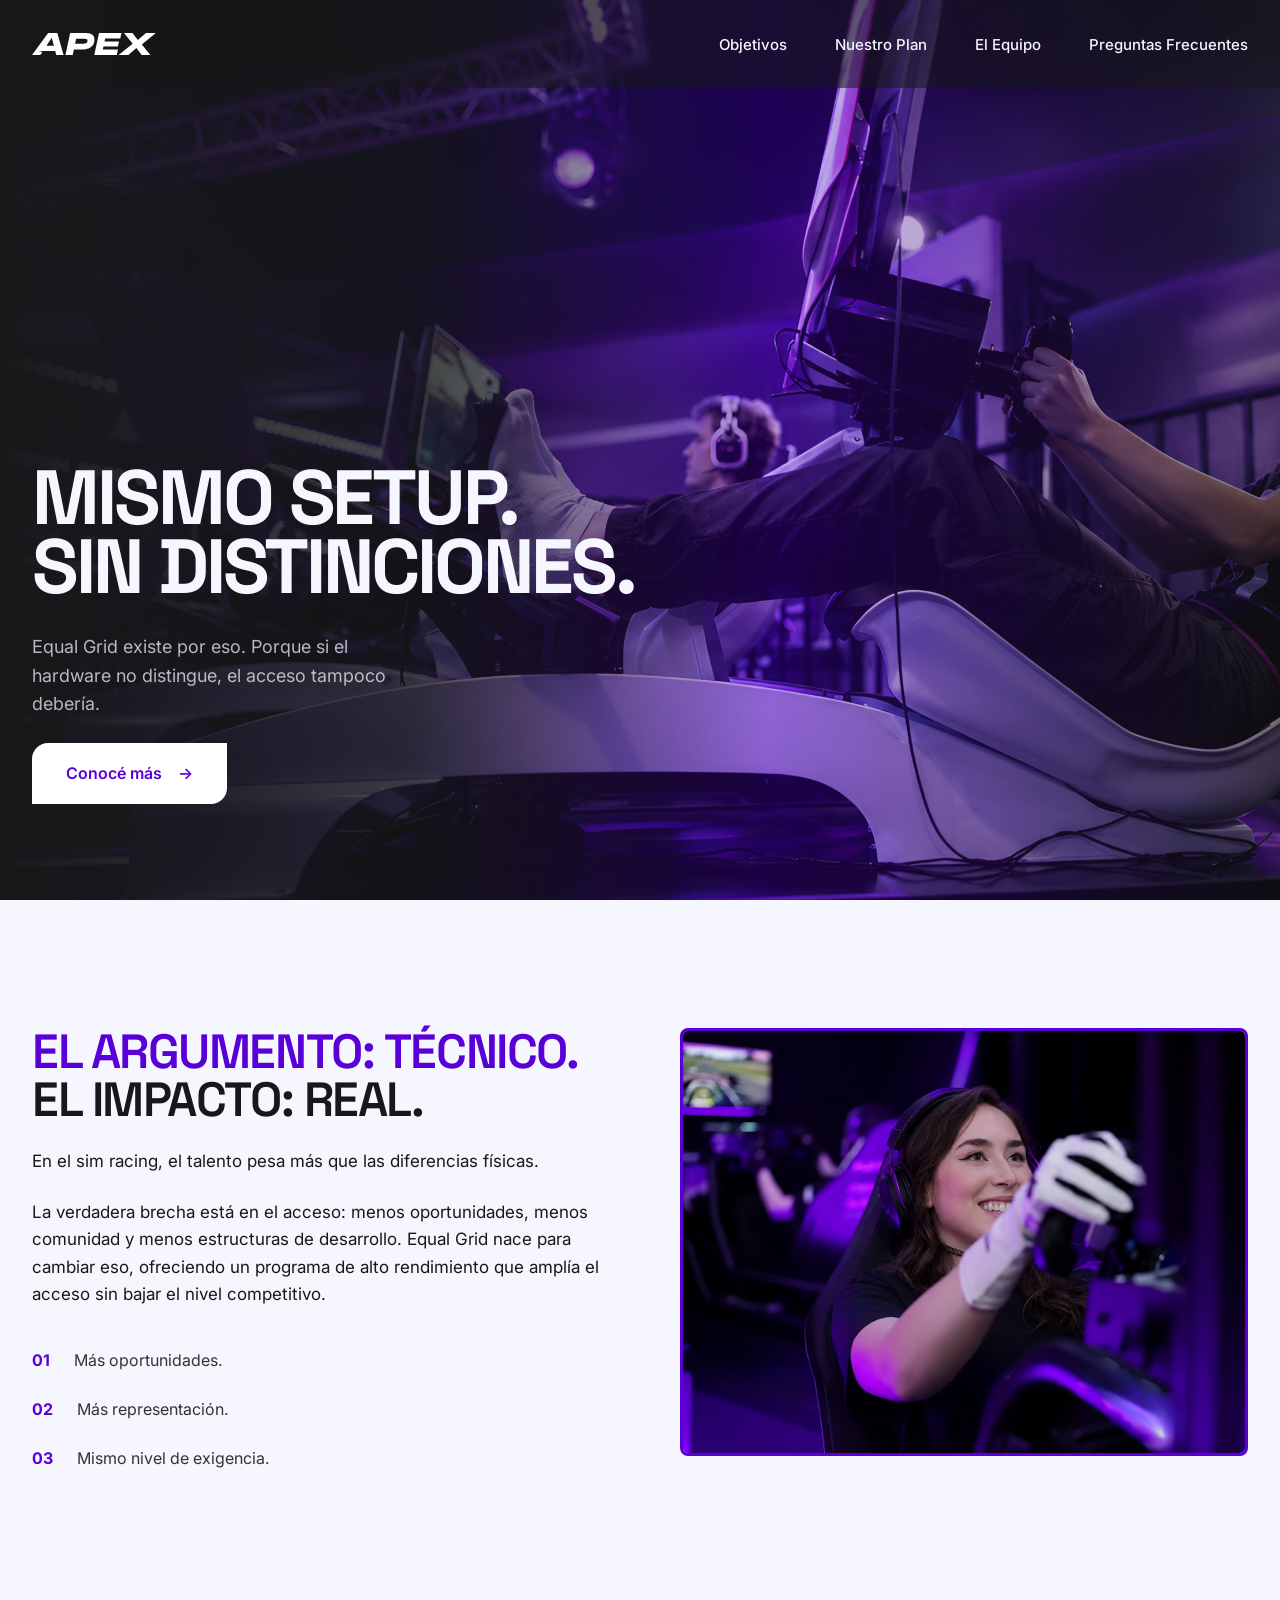
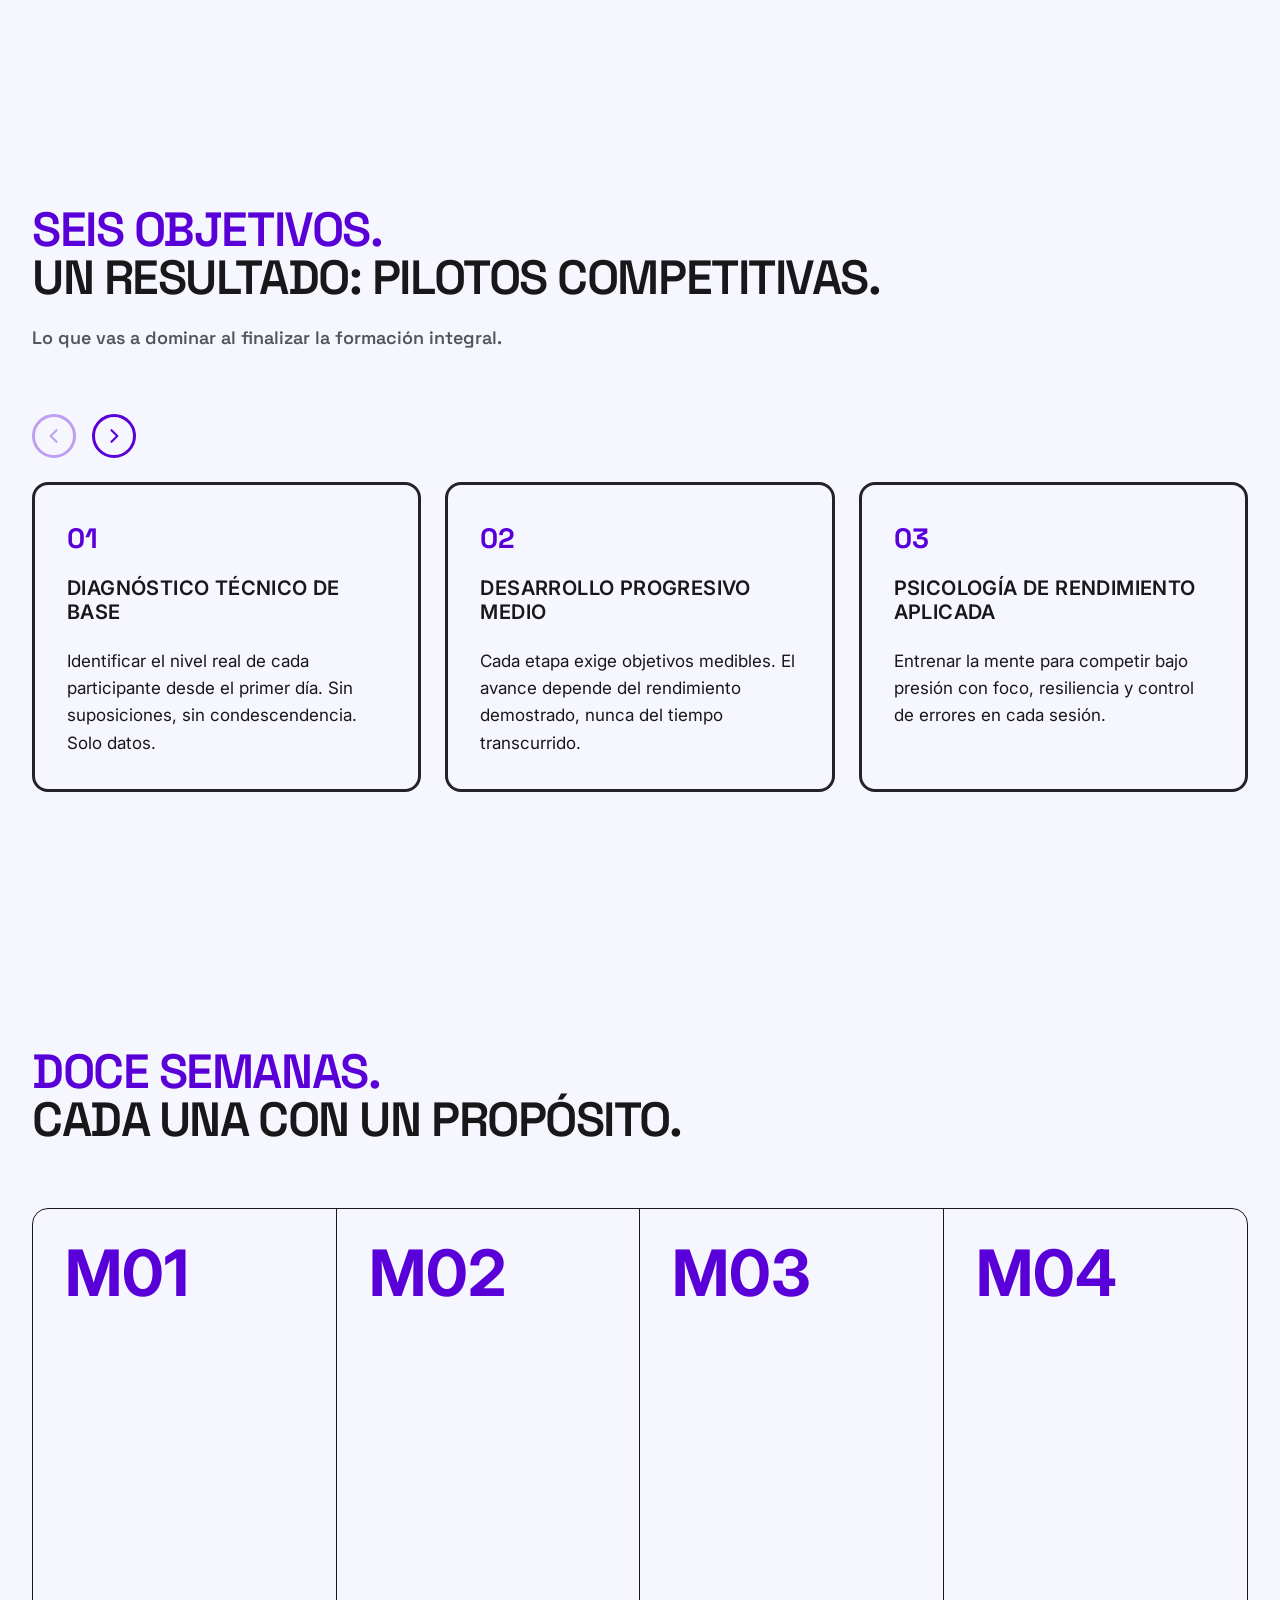
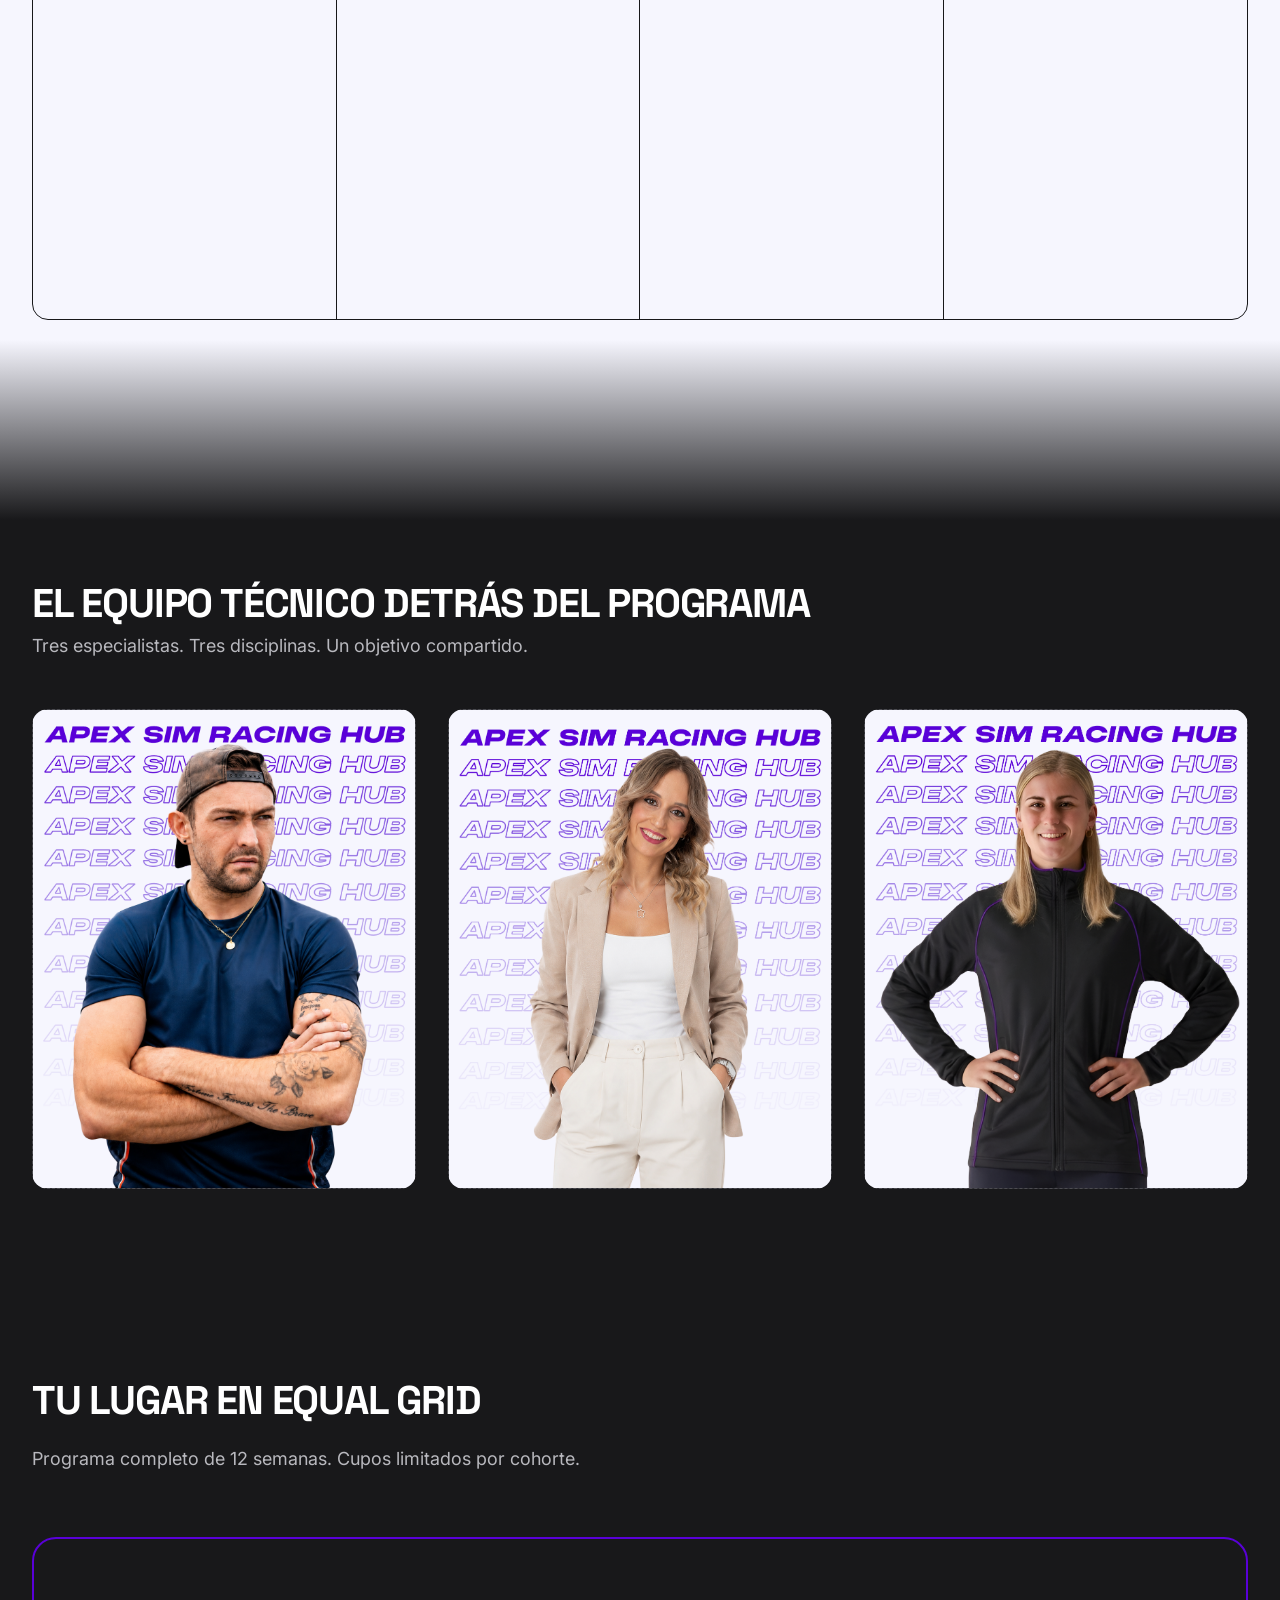
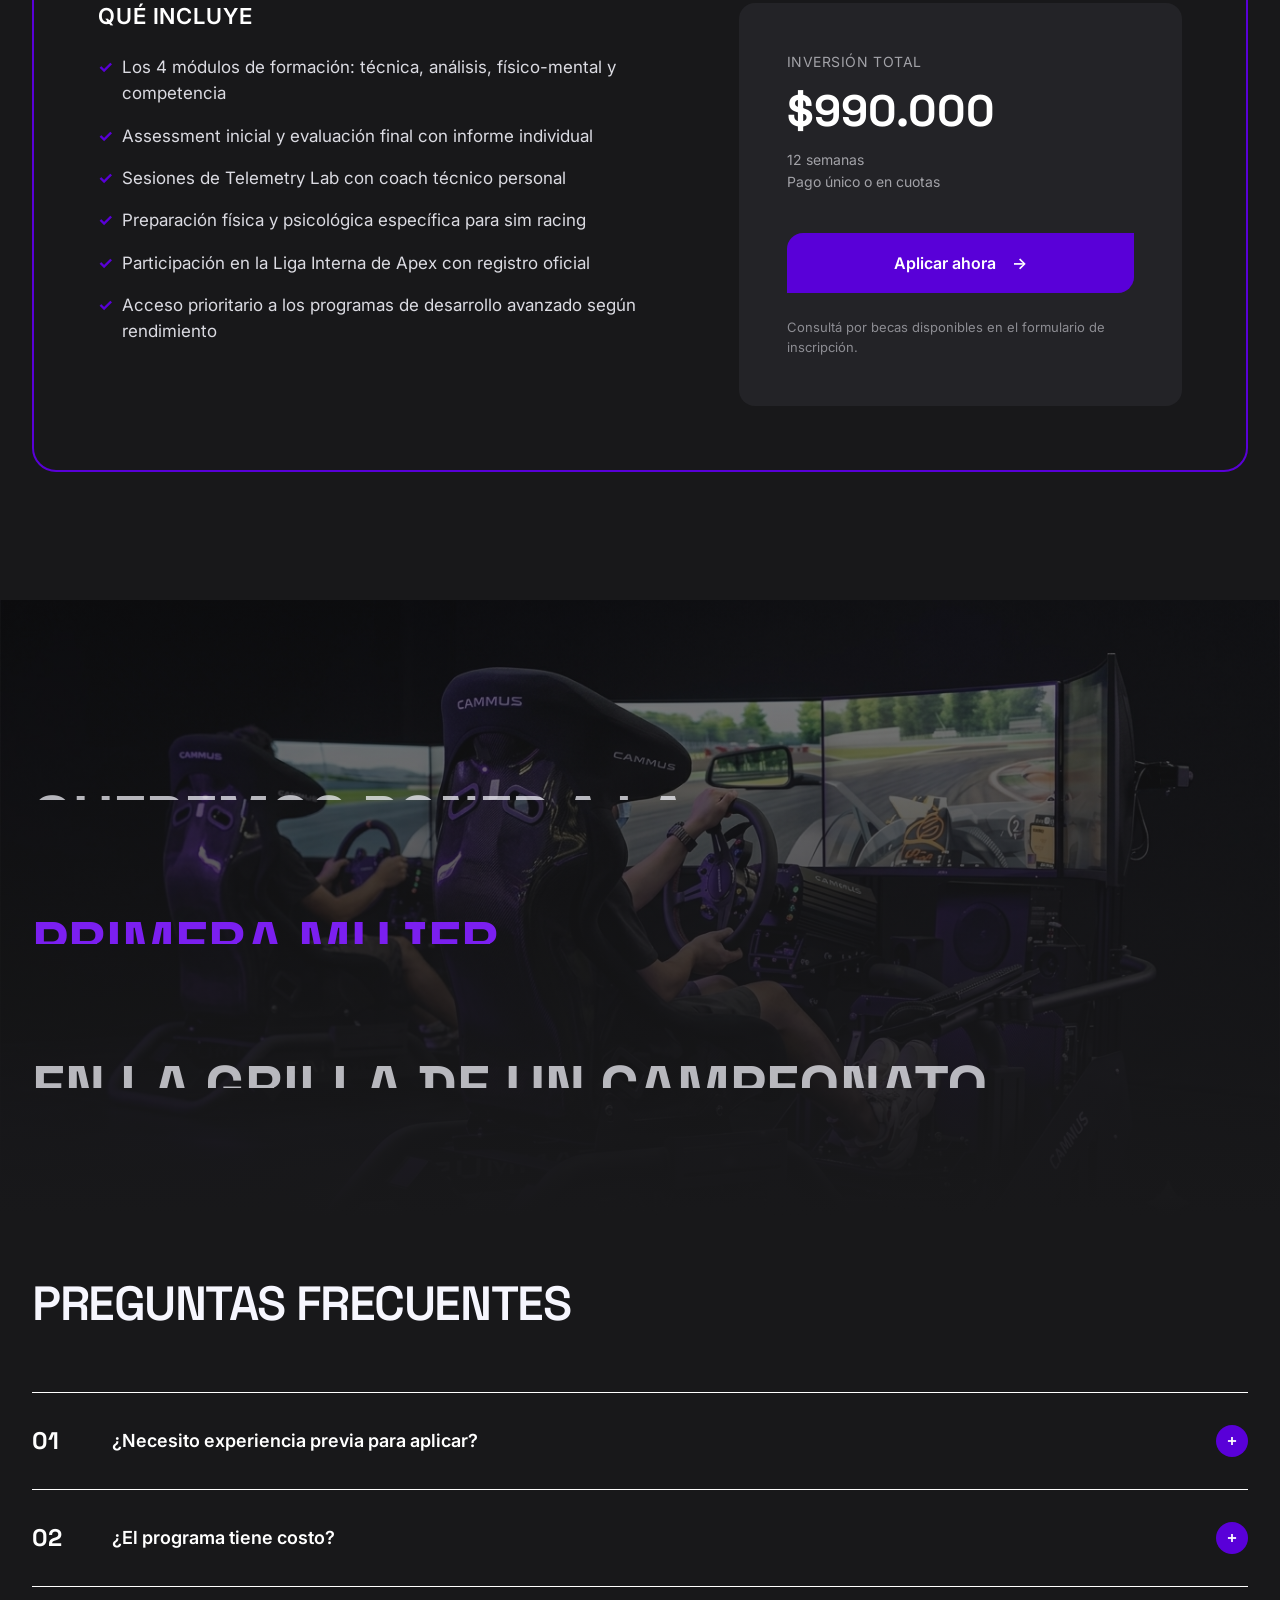
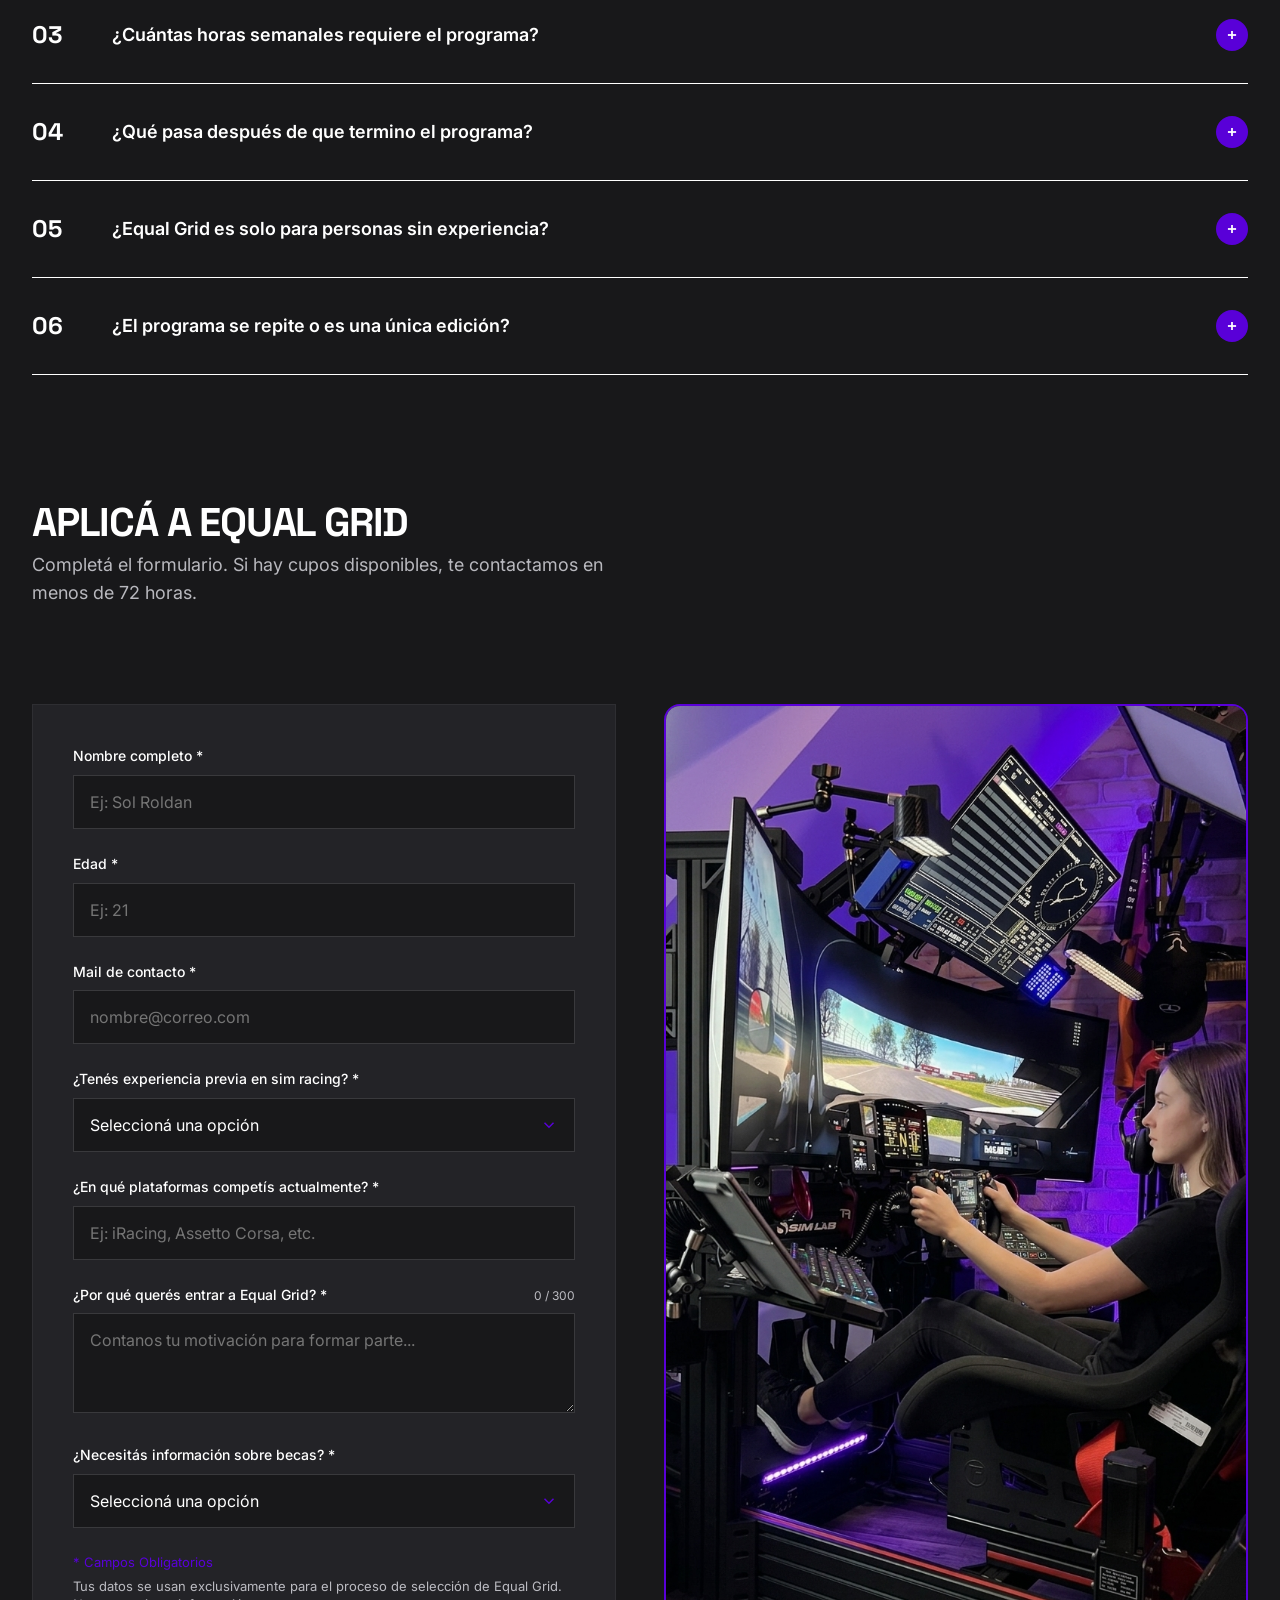
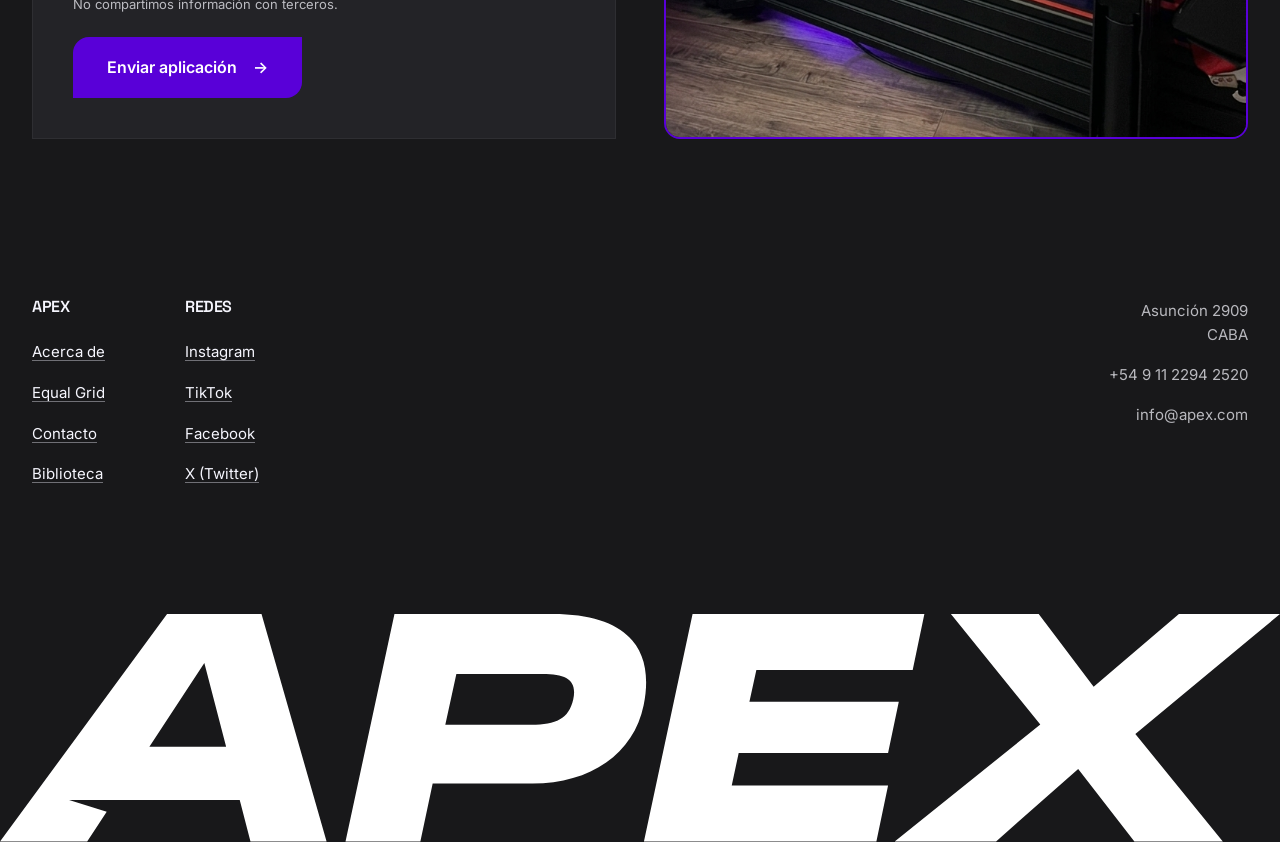
<file: detalle.html>
<!DOCTYPE html>
<html lang="es">
<head>
  <meta charset="UTF-8">
  <meta name="viewport" content="width=device-width, initial-scale=1.0">
  <title>Equal Grid</title>
  <meta name="description" content="Detalle completo de la academia Equal Grid de Apex. El programa integral de entrenamiento para pilotos y técnicos de sim racing de alto rendimiento.">

  <link rel="icon" type="image/png" href="assets/favicon.png">

  <link rel="preconnect" href="https://fonts.googleapis.com">
  <link rel="preconnect" href="https://fonts.gstatic.com" crossorigin>
  <link href="https://fonts.googleapis.com/css2?family=Inter:wght@400;500;600;700&family=Space+Grotesk:wght@500;600;700&display=swap" rel="stylesheet">

  <link rel="stylesheet" href="styles.css">
</head>
<body class="detail-page">

  <a class="skip-link" href="#main-content">Saltar al contenido principal</a>

  <header class="site-header" id="top">
    <div class="container header-inner">
      <a href="index.html" class="logo" aria-label="Apex — inicio">
        <svg viewBox="0 0 1177.86 209.25" fill="currentColor" aria-hidden="true" focusable="false">
          <path d="M153.74,0h86.9l59.87,209.25h-70.04l-9.88-38.07H63.55l34.64,10.68-17.98,27.39H0L153.74,0ZM208.08,122.06l-20.05-77.01-50.57,77.01h70.62Z"/>
          <path d="M362.98,0h145.89c67.13,0,94.16,30.81,83.41,83.99-9.01,44.46-48.82,72.07-102.3,72.07h-91.84l-11.33,53.18h-68.88L362.98,0ZM489.11,102.01c22.67,0,34.29-5.52,38.36-23.25,3.78-17.44-5.52-23.54-28.19-23.54h-79.34l-10.17,46.79h79.34Z"/>
          <path d="M637.31,0h213.31l-10.75,51.44h-143.86l-6.39,29.35h137.46l-9.88,47.08h-137.46l-6.39,29.93h143.86l-10.75,51.44h-213.9L637.31,0Z"/>
          <path d="M957.28,101.72L875.03,0h80.79l50.57,66.84L1084.86,0h93l-133.1,110.44,80.5,98.81h-81.37l-51.73-66.55-75.56,66.55h-93.29l133.98-107.53Z"/>
        </svg>
      </a>

      <nav class="primary-nav" id="primary-nav" aria-label="Navegación principal">
        <ul>
          <li><a href="#objetivos">Objetivos</a></li>
          <li><a href="#nuestro-plan">Nuestro Plan</a></li>
          <li><a href="#equipo">El Equipo</a></li>
          <li><a href="#faq">Preguntas Frecuentes</a></li>
        </ul>
      </nav>

      <button class="nav-toggle" id="navToggle" type="button" aria-expanded="false" aria-controls="primary-nav" aria-label="Abrir menú de navegación">
        <span class="nav-toggle-bar"></span>
        <span class="nav-toggle-bar"></span>
      </button>
    </div>
  </header>

  <main id="main-content">

      <!-- ============ HERO ============ -->
    <section class="hero" aria-label="Presentación">
      <div class="hero-media">
        <picture>
          <source media="(max-width:640px)" srcset="assets/hero-equalgrid-bg-mobile.png">
          <img src="assets/hero-equalgrid-bg.png" loading="eager" alt="Box de simulación Apex con volante y pedales direct  drive, monitor curvo mostrando una pista de carreras">
        </picture>
        <div class="hero-equalgrid-overlay"></div>
      </div>

      <div class="container hero-content">
        <h1 class="hero-title">Mismo setup. <br>Sin distinciones.</h1>
        <p class="hero-sub">Equal Grid existe por eso. Porque si el hardware no distingue, el acceso tampoco debería.</p>
        <a href="#argumento" class="btn btn-light">Conocé más <span class="arrow" aria-hidden="true">→</span></a>
      </div>
    </section>
     
      <!-- ============ ARGUMENTO EQUAL GRID ============ -->
      <section class="section section-light" aria-labelledby="detail-section what-is-equal-grid" id="argumento">
      <div class="container">
        <div class="what-is-grid-layout">
        <div class="what-is-content">
          <h2 id="argument-title"><span class="text-accent">El argumento: técnico.</span><br>El impacto: real.</h2>
          <p class="section-paragraph">En el sim racing, el talento pesa más que las diferencias físicas.</p>
          <p class="section-paragraph">La verdadera brecha está en el acceso: menos oportunidades, menos comunidad y menos estructuras de desarrollo. Equal Grid nace para cambiar eso, ofreciendo un programa de alto rendimiento que amplía el acceso sin bajar el nivel competitivo.</p>
          <ul class="argument-list">
            <li><span class="argument-marker" aria-hidden="true">01</span>Más oportunidades.</li>
            <li><span class="argument-marker" aria-hidden="true">02</span>Más representación.</li>
            <li><span class="argument-marker" aria-hidden="true">03</span>Mismo nivel de exigencia.</li>
          </ul>
        </div>
        <div class="what-is-media">
          <img src="assets/equal-grid.png" alt="Simulador profesional de Apex de alto rendimiento">
        </div>
      </div>
      </div>
    </section>
      
<!-- ============ OBEJTIVOS ============ -->
    <section class="section section-light" id="objetivos">
      <div class="container">
        <div class="section-head">
        <h2><span class="text-accent">Seis Objetivos.</span><br>Un resultado: pilotos competitivas.</h2>
        <p class="equalgrid-claim">Lo que vas a dominar al finalizar la formación integral.</p>
        </div>
        <div class="objectives-carousel" id="objectivesCarousel">
          <div class="objectives-arrows">
            <button class="objectives-carousel-arrow objectives-carousel-arrow-prev" id="objectivesPrev" type="button" aria-label="Objetivos anteriores">
              <svg viewBox="0 0 24 24" fill="none" aria-hidden="true" focusable="false"><path d="M15 5l-7 7 7 7" stroke="currentColor" stroke-width="2.5" stroke-linecap="round" stroke-linejoin="round"/></svg>
            </button>
            <button class="objectives-carousel-arrow objectives-carousel-arrow-next" id="objectivesNext" type="button" aria-label="Siguientes objetivos">
              <svg viewBox="0 0 24 24" fill="none" aria-hidden="true" focusable="false"><path d="M9 5l7 7-7 7" stroke="currentColor" stroke-width="2.5" stroke-linecap="round" stroke-linejoin="round"/></svg>
            </button>
          </div>

          <div class="objectives-track" id="objectivesTrack">
            <div class="objective-card">
              <div class="objective-num">01</div>
              <h3 class="objective-title">Diagnóstico Técnico de Base</h3>
              <p class="section-paragraph">Identificar el nivel real de cada participante desde el primer día. Sin suposiciones, sin condescendencia. Solo datos.</p>
            </div>
            <div class="objective-card">
              <div class="objective-num">02</div>
              <h3 class="objective-title">Desarrollo Progresivo Medio</h3>
              <p class="section-paragraph">Cada etapa exige objetivos medibles. El avance depende del rendimiento demostrado, nunca del tiempo transcurrido.</p>
            </div>
            <div class="objective-card">
              <div class="objective-num">03</div>
              <h3 class="objective-title">Psicología de rendimiento aplicada</h3>
              <p class="section-paragraph">Entrenar la mente para competir bajo presión con foco, resiliencia y control de errores en cada sesión.</p>
            </div>
            <div class="objective-card">
              <div class="objective-num">04</div>
              <h3 class="objective-title">Acondicionamiento Físico Específico</h3>
              <p class="section-paragraph">Preparación física específica para mejorar resistencia, postura y rendimiento durante sesiones largas y competencias.</p>
            </div>
            <div class="objective-card">
              <div class="objective-num">05</div>
              <h3 class="objective-title">Experiencia en Competencia Real</h3>
              <p class="section-paragraph">Competencia real dentro de las ligas de Apex, con telemetría, análisis post-carrera y rivales que elevan el nivel.</p>
            </div>
            <div class="objective-card">
              <div class="objective-num">06</div>
              <h3 class="objective-title">Pathway hacia desarrollo avanzado</h3>
              <p class="section-paragraph">Las mejores participantes acceden con prioridad a los programas de desarrollo de Apex según su rendimiento.</p>
            </div>
          </div>
        </div>
      </div>
    </section>

      <!-- ============ PLAN DE ESTUDIOS ============ -->
    <section class="section section-light" id="nuestro-plan">
    <div class="container">
      <div class="section-head">
        <h2><span class="text-accent">Doce semanas.</span><br>Cada una con un propósito.</h2>
      </div>

      <div id="curriculum-timeline">

        <div class="curr-item">
          <div class="curr-num">
            <p class="curr-num-label">M01</p>
          </div>
          <div class="curr-content">
            <h3>Fundamentos Técnicos</h3>
            <p class="curr-difficulty">Dificultad: <span>Inicial</span></p>
            <p class="curr-weeks">Semana 1 – 3</p>

            <p class="curr-block-label">Habilidades Adquiridas</p>
            <ul class="curr-list">
              <li>Setup de cockpit</li>
              <li>Ergonomía de pilotaje</li>
              <li>Lectura básica de telemetría</li>
              <li>Técnica de frenada</li>
              <li>Control de aceleración</li>
            </ul>

            <p class="curr-block-label">Métricas del Piloto</p>
            <ul class="curr-metrics">
              <li><span class="metric-name">Consistencia</span><span class="metric-bar"><span style="width:75%"></span></span><span class="metric-value">+30</span></li>
              <li><span class="metric-name">Precisión</span><span class="metric-bar"><span style="width:62%"></span></span><span class="metric-value">+25</span></li>
              <li><span class="metric-name">Control</span><span class="metric-bar"><span style="width:50%"></span></span><span class="metric-value">+20</span></li>
              <li><span class="metric-name">Confianza</span><span class="metric-bar"><span style="width:25%"></span></span><span class="metric-value">+10</span></li>
            </ul>
          </div>
        </div>

        <div class="curr-item">
          <div class="curr-num">
            <p class="curr-num-label">M02</p>
          </div>
          <div class="curr-content">
            <h3>Rendimiento Bajo Análisis</h3>
            <p class="curr-difficulty">Dificultad: <span>Intermedia</span></p>
            <p class="curr-weeks">Semana 4 – 6</p>

            <p class="curr-block-label">Habilidades Adquiridas</p>
            <ul class="curr-list">
              <li>Análisis de telemetría avanzada</li>
              <li>Detección de pérdidas de tiempo</li>
              <li>Gestión del error</li>
              <li>Rutinas de foco</li>
              <li>Trabajo con coach</li>
            </ul>

            <p class="curr-block-label">Métricas del Piloto</p>
            <ul class="curr-metrics">
              <li><span class="metric-name">Ritmo</span><span class="metric-bar"><span style="width:75%"></span></span><span class="metric-value">+30</span></li>
              <li><span class="metric-name">Consistencia</span><span class="metric-bar"><span style="width:62%"></span></span><span class="metric-value">+25</span></li>
              <li><span class="metric-name">Precisión</span><span class="metric-bar"><span style="width:50%"></span></span><span class="metric-value">+20</span></li>
              <li><span class="metric-name">Análisis</span><span class="metric-bar"><span style="width:37%"></span></span><span class="metric-value">+15</span></li>
            </ul>
          </div>
        </div>

        <div class="curr-item">
          <div class="curr-num">
            <p class="curr-num-label">M03</p>
          </div>
          <div class="curr-content">
            <h3>Preparación Física y Mental</h3>
            <p class="curr-difficulty">Dificultad: <span>Avanzado</span></p>
            <p class="curr-weeks">Semana 7 – 9</p>

            <p class="curr-block-label">Habilidades Adquiridas</p>
            <ul class="curr-list">
              <li>Acondicionamiento físico</li>
              <li>Psicología de competencia</li>
              <li>Toma de decisiones bajo presión</li>
              <li>Comunicación de equipo</li>
              <li>Simulacros de clasificación</li>
            </ul>

            <p class="curr-block-label">Métricas del Piloto</p>
            <ul class="curr-metrics">
              <li><span class="metric-name">Resistencia</span><span class="metric-bar"><span style="width:75%"></span></span><span class="metric-value">+30</span></li>
              <li><span class="metric-name">Foco</span><span class="metric-bar"><span style="width:62%"></span></span><span class="metric-value">+25</span></li>
              <li><span class="metric-name">Reacción</span><span class="metric-bar"><span style="width:50%"></span></span><span class="metric-value">+20</span></li>
              <li><span class="metric-name">Resiliencia</span><span class="metric-bar"><span style="width:50%"></span></span><span class="metric-value">+20</span></li>
            </ul>
          </div>
        </div>

        <div class="curr-item">
          <div class="curr-num">
            <p class="curr-num-label">M04</p>
          </div>
          <div class="curr-content">
            <h3>Competencia y Evaluación</h3>
            <p class="curr-difficulty">Dificultad: <span>Profesional</span></p>
            <p class="curr-weeks">Semana 10 – 12</p>

            <p class="curr-block-label">Habilidades Adquiridas</p>
            <ul class="curr-list">
              <li>Competencia en liga interna</li>
              <li>Análisis de temporada</li>
              <li>Interpretación de evolución</li>
              <li>Presentación de performance</li>
              <li>Preparación para selección avanzada</li>
            </ul>

            <p class="curr-block-label">Métricas del Piloto</p>
            <ul class="curr-metrics">
              <li><span class="metric-name">Performance</span><span class="metric-bar"><span style="width:87%"></span></span><span class="metric-value">+35</span></li>
              <li><span class="metric-name">Consistencia</span><span class="metric-bar"><span style="width:75%"></span></span><span class="metric-value">+30</span></li>
              <li><span class="metric-name">Adaptación</span><span class="metric-bar"><span style="width:62%"></span></span><span class="metric-value">+25</span></li>
              <li><span class="metric-name">Ranking</span><span class="metric-bar"><span style="width:50%"></span></span><span class="metric-value">+20</span></li>
            </ul>
          </div>
        </div>

      </div>
    </div>
    </section>

    <!-- ============ EL EQUIPO ============ -->
    <section class="detail-section team-section" id="equipo">
      <div class="container">
        <h2 class="section-title">El equipo técnico detrás del programa</h2>
        <p class="section-subtitle">Tres especialistas. Tres disciplinas. Un objetivo compartido.</p>

        <ul class="stats-carousel team-grid" id="teamCarousel" role="list">
          <!-- Miembro 1 -->
          <li class="stats-carousel-card team-card">
            <button class="stat-reveal" type="button">
              <img src="assets/rodrigo-salas.png" alt="Rodrigo Salas" loading="lazy" class="placeholder-gray">
              <span class="stat-reveal-hint" aria-hidden="true">+</span>
              <span class="stat-reveal-overlay">
                <span class="team-name">Rodrigo Salas</span>
                <span class="team-role">Director Técnico y head coach de pilotaje</span>
              </span>
            </button>
          </li>
          <!-- Miembro 2 -->
          <li class="stats-carousel-card team-card">
            <button class="stat-reveal" type="button">
              <img src="assets/camila-ferreyra.png" alt="Dra. Camila Ferreyra" loading="lazy" class="placeholder-gray">
              <span class="stat-reveal-hint" aria-hidden="true">+</span>
              <span class="stat-reveal-overlay">
                <span class="team-name">Dra. Camila Ferreyra</span>
                <span class="team-role">Psicóloga deportiva de alto rendimiento</span>
              </span>
            </button>
          </li>
          <!-- Miembro 3 -->
          <li class="stats-carousel-card team-card">
            <button class="stat-reveal" type="button">
              <img src="assets/florencia-ibanez.png" alt="Florencia Ibáñez" loading="lazy" class="placeholder-gray">
              <span class="stat-reveal-hint" aria-hidden="true">+</span>
              <span class="stat-reveal-overlay">
                <span class="team-name">Florencia Ibáñez</span>
                <span class="team-role">Preparadora física de motorsport</span>
              </span>
            </button>
          </li>
        </ul>
      </div>
    </section>
  
  <!-- ============ INVERSIÓN ============ -->
    <section class="section section-dark" id="inversion">
      <div class="container">
        <div class="section-head">
          <h2 class="section-title">Tu lugar en Equal Grid</h2>
          <p class="section-subtitle">Programa completo de 12 semanas. Cupos limitados por cohorte.</p>
        </div>

        <div class="pricing-card">

          <div class="pricing-includes-block">
            <h3 class="pricing-includes-title">Qué incluye</h3>
            <ul class="pricing-includes">
              <li>Los 4 módulos de formación: técnica, análisis, físico-mental y competencia</li>
              <li>Assessment inicial y evaluación final con informe individual</li>
              <li>Sesiones de Telemetry Lab con coach técnico personal</li>
              <li>Preparación física y psicológica específica para sim racing</li>
              <li>Participación en la Liga Interna de Apex con registro oficial</li>
              <li>Acceso prioritario a los programas de desarrollo avanzado según rendimiento</li>
            </ul>
          </div>

          <div class="pricing-box">
            <span class="pricing-label">Inversión total</span>
            <span class="pricing-amount">$990.000</span>
            <span class="pricing-detail">12 semanas <br> Pago único o en cuotas</span>
            <a href="#inscripcion" class="btn btn-primary">Aplicar ahora <span class="arrow" aria-hidden="true">→</span></a>
            <span class="pricing-note">Consultá por becas disponibles en el formulario de inscripción.</span>
          </div>

        </div>
      </div>
    </section>
    
   <!-- ============ MOTTO MISION DE APEX ============ -->
    <section class="section section-dark mission-section-bg">
      <div class="mission-bg-overlay"></div>
      <div class="container position-relative">
        <p class="statement">
          <span class="statement-line-wrap"><span class="statement-line statement-left">Queremos poner a la</span></span>
          <span class="statement-line-wrap"><span class="statement-line statement-left"><span class="text-accent">primera mujer <br> latinoamericana</span></span></span>
          <span class="statement-line-wrap"><span class="statement-line statement-left">en la grilla de un campeonato internacional.</span></span>
        </p>
      </div>
    </section>

    <!-- ============ PREGUNTAS FRECUENTES ============ -->
    <section class="detail-section faq-section" id="faq">
      <div class="container">
        <div class="section-head">
          <h2>PREGUNTAS FRECUENTES</h2>
        </div>
        
        <div class="faq-list">
          <div class="faq-item">
            <button class="faq-trigger" aria-expanded="false" aria-controls="faq-answer-1">
              <span class="faq-number">01</span>
              <span class="faq-question">¿Necesito experiencia previa para aplicar?</span>
              <span class="faq-icon-wrapper">
                <svg class="faq-icon-svg" viewBox="0 0 24 24" fill="none" stroke="currentColor" stroke-width="3" aria-hidden="true"><line x1="12" y1="5" x2="12" y2="19"></line><line x1="5" y1="12" x2="19" y2="12"></line></svg>
              </span>
            </button>
            <div class="faq-panel" id="faq-answer-1" hidden>
              <div class="faq-content">
                <p>No es un requisito excluyente, pero sí buscamos participantes con motivación y disciplina. El Módulo 1 está diseñado para establecer bases técnicas sólidas desde cero, pero el programa exige compromiso y disposición para trabajar con datos.</p>
              </div>
            </div>
          </div>

          <div class="faq-item">
            <button class="faq-trigger" aria-expanded="false" aria-controls="faq-answer-2">
              <span class="faq-number">02</span>
              <span class="faq-question">¿El programa tiene costo?</span>
              <span class="faq-icon-wrapper">
                <svg class="faq-icon-svg" viewBox="0 0 24 24" fill="none" stroke="currentColor" stroke-width="3" aria-hidden="true"><line x1="12" y1="5" x2="12" y2="19"></line><line x1="5" y1="12" x2="19" y2="12"></line></svg>
              </span>
            </button>
            <div class="faq-panel" id="faq-answer-2" hidden>
              <div class="faq-content">
                <p>Equal Grid es un programa de pago con aranceles accesibles y posibilidad de becas parciales. Trabajamos con WIGArg para identificar casos donde las barreras económicas no sean un obstáculo para el acceso al talento. Podes consultar su disponibilidad.</p>
              </div>
            </div>
          </div>

          <div class="faq-item">
            <button class="faq-trigger" aria-expanded="false" aria-controls="faq-answer-3">
              <span class="faq-number">03</span>
              <span class="faq-question">¿Cuántas horas semanales requiere el programa?</span>
              <span class="faq-icon-wrapper">
                <svg class="faq-icon-svg" viewBox="0 0 24 24" fill="none" stroke="currentColor" stroke-width="3" aria-hidden="true"><line x1="12" y1="5" x2="12" y2="19"></line><line x1="5" y1="12" x2="19" y2="12"></line></svg>
              </span>
            </button>
            <div class="faq-panel" id="faq-answer-3" hidden>
              <div class="faq-content">
                <p>Entre cuatro y seis horas semanales, distribuidas en dos sesiones presenciales en las instalaciones de Apex. El programa está diseñado para ser compatible con trabajo o estudio, pero requiere regularidad y compromiso con las fechas de competencia.</p>
              </div>
            </div>
          </div>
          
          <div class="faq-item">
            <button class="faq-trigger" aria-expanded="false" aria-controls="faq-answer-4">
              <span class="faq-number">04</span>
              <span class="faq-question">¿Qué pasa después de que termino el programa?</span>
              <span class="faq-icon-wrapper">
                <svg class="faq-icon-svg" viewBox="0 0 24 24" fill="none" stroke="currentColor" stroke-width="3" aria-hidden="true"><line x1="12" y1="5" x2="12" y2="19"></line><line x1="5" y1="12" x2="19" y2="12"></line></svg>
              </span>
            </button>
            <div class="faq-panel" id="faq-answer-4" hidden>
              <div class="faq-content">
                <p>Las participantes con métricas destacadas quedan en el registro de evaluación de Apex para acceso prioritario a los programas de desarrollo avanzado. No es una promesa vaga — es el objetivo concreto de la academia.</p>
              </div>
            </div>
          </div>
          
          <div class="faq-item">
            <button class="faq-trigger" aria-expanded="false" aria-controls="faq-answer-5">
              <span class="faq-number">05</span>
              <span class="faq-question">¿Equal Grid es solo para personas sin experiencia?</span>
              <span class="faq-icon-wrapper">
                <svg class="faq-icon-svg" viewBox="0 0 24 24" fill="none" stroke="currentColor" stroke-width="3" aria-hidden="true"><line x1="12" y1="5" x2="12" y2="19"></line><line x1="5" y1="12" x2="19" y2="12"></line></svg>
              </span>
            </button>
            <div class="faq-panel" id="faq-answer-5" hidden>
              <div class="faq-content">
                <p>No. Si ya competís en ligas online o tenés experiencia en sim racing, el programa tiene capacidad de adaptarse a tu nivel a partir del assessment inicial. El objetivo es que cada participante mejore desde su punto de partida, no que todas partan del mismo lugar.</p>
              </div>
            </div>
          </div>
          
          <div class="faq-item">
            <button class="faq-trigger" aria-expanded="false" aria-controls="faq-answer-6">
              <span class="faq-number">06</span>
              <span class="faq-question">¿El programa se repite o es una única edición?</span>
              <span class="faq-icon-wrapper">
                <svg class="faq-icon-svg" viewBox="0 0 24 24" fill="none" stroke="currentColor" stroke-width="3" aria-hidden="true"><line x1="12" y1="5" x2="12" y2="19"></line><line x1="5" y1="12" x2="19" y2="12"></line></svg>
              </span>
            </button>
            <div class="faq-panel" id="faq-answer-6" hidden>
              <div class="faq-content">
                <p>Equal Grid se organiza en cohortes semestrales. Si esta edición ya cerró inscripción, podés dejar tus datos en el formulario y te vamos a contactar cuando abran los cupos de la próxima convocatoria, para que no te pierdas la oportunidad de participar.</p>
              </div>
            </div>
          </div>
          
        </div>
      </div>
    </section>
    
   <!-- ============ CONTACTO ============ -->
    <section class="detail-section contact-section" id="inscripcion">
      <div class="container contact-grid">
        <div class="contact-info">
          <h2 class="section-title">Aplicá a Equal Grid</h2>
          <p class="section-subtitle">Completá el formulario. Si hay cupos disponibles, te contactamos en menos de 72 horas.</p>
        </div>

        <div class="contact-form-container">
          <form class="detail-contact-form" id="detailContactForm" novalidate>

            <div class="form-group">
              <label for="contact-name" class="form-label">Nombre completo *</label>
              <input type="text" id="contact-name" name="name" class="form-input" placeholder="Ej: Sol Roldan" required>
            </div>
            <div class="form-group">
              <label for="contact-age" class="form-label">Edad *</label>
              <input type="number" id="contact-age" name="age" class="form-input" placeholder="Ej: 21" min="16" max="99" required>
            </div>
            <div class="form-group">
              <label for="contact-email" class="form-label">Mail de contacto *</label>
              <input type="email" id="contact-email" name="email" class="form-input" placeholder="nombre@correo.com" required>
            </div>
            <div class="form-group">
              <label for="contact-experience" class="form-label">¿Tenés experiencia previa en sim racing? *</label>
              <select id="contact-experience" name="experience" class="form-input form-select" required>
                <option value="" disabled selected hidden>Seleccioná una opción</option>
                <option value="si">Sí</option>
                <option value="no">No</option>
                <option value="algo">Algo</option>
              </select>
            </div>
            <div class="form-group">
              <label for="contact-platforms" class="form-label">¿En qué plataformas competís actualmente? *</label>
              <input type="text" id="contact-platforms" name="platforms" class="form-input" placeholder="Ej: iRacing, Assetto Corsa, etc." required>
            </div>
            <div class="form-group">
              <div class="textarea-label-wrapper">
                <label for="contact-reason" class="form-label">¿Por qué querés entrar a Equal Grid? *</label>
                <span id="char-counter" class="char-counter">0 / 300</span>
              </div>
              <textarea id="contact-reason" name="reason" class="form-input form-textarea" maxlength="300" placeholder="Contanos tu motivación para formar parte..." required></textarea>
            </div>
            <div class="form-group">
              <label for="contact-scholarship" class="form-label">¿Necesitás información sobre becas? *</label>
              <select id="contact-scholarship" name="scholarship" class="form-input form-select" required>
                <option value="" disabled selected hidden>Seleccioná una opción</option>
                <option value="si">Sí</option>
                <option value="no">No</option>
              </select>
            </div>
            <p class="form-disclaimer-required">* Campos Obligatorios</p>
            <p class="form-disclaimer-privacy">Tus datos se usan exclusivamente para el proceso de selección de Equal Grid. No compartimos información con terceros.</p>
            <a class="btn btn-primary">Enviar aplicación <span class="arrow" aria-hidden="true">→</span></a>
          </form>
        </div>

        <figure class="contact-media">
          <img src="assets/formulario-inscripcion.png" alt="" loading="lazy">
        </figure>
      </div>
    </section>

  </main>

    <!-- ============ FOOTER ============ -->
  <footer class="site-footer">
    <div class="container footer-inner">
      <nav class="footer-col" aria-label="Apex">
        <h2 class="footer-heading">Apex</h2>
        <ul>
          <li><a href="index.html#diferencia">Acerca de</a></li>
          <li><a href="index.html#equal-grid">Equal Grid</a></li>
          <li><a href="index.html#contacto">Contacto</a></li>
          <li><a href="biblioteca.html">Biblioteca</a></li>
        </ul>
      </nav>

      <nav class="footer-col" aria-label="Redes sociales">
        <h2 class="footer-heading">Redes</h2>
        <ul>
          <li><a href="#" target="_blank" rel="noopener">Instagram</a></li>
          <li><a href="#" target="_blank" rel="noopener">TikTok</a></li>
          <li><a href="#" target="_blank" rel="noopener">Facebook</a></li>
          <li><a href="#" target="_blank" rel="noopener">X (Twitter)</a></li>
        </ul>
      </nav>

      <address class="footer-col footer-address">
        <p>Asunción 2909<br>CABA</p>
        <p><a href="tel:+5491122942520">+54 9 11 2294 2520</a></p>
        <p><a href="mailto:info@apex.com">info@apex.com</a></p>
      </address>
    </div>

    <svg class="footer-wordmark" viewBox="0 0 1177.86 209.25" fill="currentColor" aria-hidden="true" focusable="false">
      <path d="M153.74,0h86.9l59.87,209.25h-70.04l-9.88-38.07H63.55l34.64,10.68-17.98,27.39H0L153.74,0ZM208.08,122.06l-20.05-77.01-50.57,77.01h70.62Z"/>
      <path d="M362.98,0h145.89c67.13,0,94.16,30.81,83.41,83.99-9.01,44.46-48.82,72.07-102.3,72.07h-91.84l-11.33,53.18h-68.88L362.98,0ZM489.11,102.01c22.67,0,34.29-5.52,38.36-23.25,3.78-17.44-5.52-23.54-28.19-23.54h-79.34l-10.17,46.79h79.34Z"/>
      <path d="M637.31,0h213.31l-10.75,51.44h-143.86l-6.39,29.35h137.46l-9.88,47.08h-137.46l-6.39,29.93h143.86l-10.75,51.44h-213.9L637.31,0Z"/>
      <path d="M957.28,101.72L875.03,0h80.79l50.57,66.84L1084.86,0h93l-133.1,110.44,80.5,98.81h-81.37l-51.73-66.55-75.56,66.55h-93.29l133.98-107.53Z"/>
    </svg>
  </footer>

  <script src="script.js"></script>
</body>
</html>
</file>
<file: styles.css>
/* =========================================================
   APEX SIM RACING HUB — styles.css
   Sistema: variables de color/tipografía + escala de espaciado
   en múltiplos de 8px. Desktop-first (el boceto es de escritorio),
   con media queries decrecientes para tablet y mobile.
   ========================================================= */

:root {
  /* --- Color --- */
  --c-black: #18181A;
  --c-black-soft: #232327;
  --c-offwhite: #F6F6FE;
  --c-white: #FFFFFF;
  --c-accent: #5900D8;
  --c-accent-hover: #7B1FF0;
  --c-accent-soft: rgba(89, 0, 216, 0.35);
  --c-text-on-dark: #F6F6FE;
  --c-text-muted-on-dark: rgba(246, 246, 254, 0.72);
  --c-text-on-light: #18181A;
  --c-text-muted-on-light: #54545F;

  /* --- Tipografía --- */
  --font-display: 'Space Grotesk', system-ui, sans-serif;
  --font-body: 'Inter', system-ui, sans-serif;

  /* --- Escala de espaciado (base 8px) --- */
  --space-1: 8px;
  --space-2: 16px;
  --space-3: 24px;
  --space-4: 32px;
  --space-5: 40px;
  --space-6: 48px;
  --space-7: 56px;
  --space-8: 64px;
  --space-10: 80px;
  --space-12: 96px;
  --space-16: 128px;

  /* --- Layout --- */
  --container-max: 1280px;
  --container-pad: var(--space-4);

  /* --- Radios --- */
  --radius-sm: 8px;
  --radius-md: 16px;
  --radius-lg: 24px;
  --radius-pill: 999px;

  /* --- Sombras / transiciones --- */
  --transition-fast: 180ms ease;
  --transition-base: 280ms ease;
}

/* =========================================================
   RESET BÁSICO
   ========================================================= */
*, *::before, *::after { box-sizing: border-box; }

html { scroll-behavior: smooth; }

body {
  margin: 0;
  font-family: var(--font-body);
  background: var(--c-black);
  color: var(--c-text-on-dark);
  line-height: 1.55;
  -webkit-font-smoothing: antialiased;
}

img { max-width: 100%; display: block; }

ul { margin: 0; padding: 0; list-style: none; }

a { color: inherit; text-decoration: none; }

button { font-family: inherit; cursor: pointer; }

h1,
h2 {
  margin: 0;
  font-family: var(--font-display);
  line-height: 1.08;
  text-transform: uppercase;
}

h1 {
  font-weight: 700;
  font-size: clamp(2.75rem, 2rem + 4vw, 6rem);
  line-height: 0.9;
  letter-spacing: -0.04em;
}

h2 {
  font-weight: 600;
  font-size: clamp(1.875rem, 1.25rem + 2.2vw, 3rem);
  line-height: 1;
  letter-spacing: -0.03em;
}

h3 {
  margin: 0;
  font-family: var(--font-body);
  font-weight: 600;
  line-height: 1.2;
  text-transform: uppercase;
  letter-spacing: 0.02em;
}

h4 {
  margin: 0;
  font-family: var(--font-body);
  font-weight: 600;
  line-height: 1.3;
}

p {
  margin: 0;
  font-family: var(--font-body);
  font-weight: 400;
  line-height: 1.6;
}

.sr-only {
  position: absolute;
  width: 1px; height: 1px;
  overflow: hidden;
  clip: rect(0 0 0 0);
  white-space: nowrap;
}

.skip-link {
  position: absolute;
  left: -9999px;
  top: 0;
  background: var(--c-accent);
  color: var(--c-white);
  padding: var(--space-2) var(--space-3);
  z-index: 1000;
  border-radius: var(--radius-sm);
}
.skip-link:focus {
  left: var(--space-2);
  top: var(--space-2);
}

:focus-visible {
  outline: 3px solid var(--c-accent-hover);
  outline-offset: 3px;
}

@media (prefers-reduced-motion: reduce) {
  html { scroll-behavior: auto; }
  *, *::before, *::after {
    animation-duration: 0.01ms !important;
    animation-iteration-count: 1 !important;
    transition-duration: 0.01ms !important;
  }
}

/* =========================================================
   LAYOUT HELPERS
   ========================================================= */
.container {
  width: 100%;
  max-width: var(--container-max);
  margin-inline: auto;
  padding-inline: var(--container-pad);
}
 
.section {
  padding-block: var(--space-16);
}
 
.section-dark { background: var(--c-black); color: var(--c-text-on-dark); }
.section-light { background: var(--c-offwhite); color: var(--c-text-on-light); }
 
.section-head {
  max-width: 1000px;
  margin-bottom: var(--space-8);
}
.section-head h2 { margin-bottom: var(--space-3); }
.section-head p { font-size: 1.125rem; }
.section-light .section-head p { color: var(--c-text-muted-on-light); }
.section-dark .section-head p { color: var(--c-text-muted-on-dark); }
 
.section-dark .text-accent {color: var(--c-accent-hover)}
.text-accent { color: var(--c-accent); }
.section-light .section-head h2 { color: var(--c-black);}
 
/* Custom property animable: permite transicionar el "% dibujado" del trazo de los botones */
@property --btn-progress {
  syntax: '<percentage>';
  initial-value: 0%;
  inherits: false;
}

/* =========================================================
   BOTONES
   ========================================================= */
.btn {
  position: relative;
  display: inline-flex;
  align-items: center;
  gap: var(--space-2);
  font-family: var(--font-body);
  font-weight: 600;
  font-size: 1rem;
  padding: var(--space-2) var(--space-4);
  border-radius: var(--radius-pill);
  border: 2px solid transparent;
  transition: background-color var(--transition-fast), color var(--transition-fast);
  white-space: nowrap;
  --btn-trace-color: var(--c-white);
}
.btn .arrow { transition: transform var(--transition-fast); }
.btn:hover .arrow { transform: translateX(3px); }
 
/* El trazo: un anillo de 2px que se "dibuja" en sentido horario al hacer hover, y se retrae al sacar el mouse */
.btn::before {
  content: '';
  position: absolute;
  inset: 0;
  border-radius: inherit;
  padding: 2px;
  background: conic-gradient(var(--btn-trace-color) var(--btn-progress), transparent var(--btn-progress));
  mask: linear-gradient(#000 0 0) content-box, linear-gradient(#000 0 0);
  -webkit-mask: linear-gradient(#000 0 0) content-box, linear-gradient(#000 0 0);
  -webkit-mask-composite: xor;
          mask-composite: exclude;
  pointer-events: none;
  --btn-progress: 0%;
  transition: --btn-progress 700ms ease;
}
.btn:hover::before { --btn-progress: 100%; }
 
.btn-light {
  background: var(--c-white);
  color: var(--c-accent);
  border-radius: 16px 0 16px 0;
}
.btn-light:hover {
  background: var(--c-accent);
  color: var(--c-white);
}
 
.btn-primary {
  background: var(--c-accent);
  color: var(--c-white);
  border-radius: 16px 0 16px 0;
  --btn-trace-color: var(--c-accent);
}
.btn-primary:hover {
  background: var(--c-white);
  color: var(--c-accent);
}
 
.btn-sm {
  padding: var(--space-2) var(--space-3);
  font-size: 0.9375rem;
}

/* =========================================================
   HEADER
   ========================================================= */
.site-header {
  position: fixed;
  top: 0; left: 0; right: 0;
  z-index: 100;
  background: rgba(24, 24, 26, 0.55);
  backdrop-filter: blur(1px);
  -webkit-backdrop-filter: blur(10px);
}

.header-inner {
  display: flex;
  align-items: center;
  justify-content: space-between;
  height: 88px;
}

.logo {
  display: inline-flex;
  align-items: center;
  color: var(--c-white);
  transition: color var(--transition-fast);
}
.logo:hover { color: var(--c-accent-hover); }
.logo svg {
  height: 22px;
  width: auto;
  display: block;
}

.primary-nav ul {
  display: flex;
  gap: var(--space-6);
}

.primary-nav a {
  font-size: 0.9375rem;
  font-weight: 500;
  transition: color var(--transition-fast);
}
.primary-nav a:hover { color: var(--c-accent-hover); }

.nav-toggle {
  display: none;
  flex-direction: column;
  justify-content: center;
  gap: 6px;
  width: 40px;
  height: 40px;
  background: transparent;
  border: none;
  padding: 0;
}
.nav-toggle-bar {
  display: block;
  width: 24px;
  height: 2px;
  background: var(--c-white);
  margin-inline: auto;
  transition: transform var(--transition-fast), opacity var(--transition-fast);
}
.nav-toggle[aria-expanded="true"] .nav-toggle-bar:first-child {
  transform: translateY(4px) rotate(45deg);
}
.nav-toggle[aria-expanded="true"] .nav-toggle-bar:last-child {
  transform: translateY(-4px) rotate(-45deg);
}

/* =========================================================
   HERO
   ========================================================= */
.hero {
  position: relative;
  min-height: 100vh;
  display: flex;
  align-items: flex-end;
  overflow: hidden;
}

.hero-media {
  position: absolute;
  inset: 0;
  z-index: -1;
}
.hero-media img {
  width: 100%;
  height: 100%;
  object-fit: cover;
  object-position: center top;
}
.detail-page .hero-media img {
  object-position: top left;
}
.hero-overlay {
  position: absolute;
  inset: 0;
  background: linear-gradient(
    0deg,
    #18181a 0%,
    rgba(24,24,26,0.78) 21%,
    rgba(89,0,216,0.28) 47%,
    rgba(24,24,26,0.55) 95%
  );
}

.hero-content {
  position: relative;
  padding-bottom: var(--space-12);
  padding-top: calc(88px + var(--space-12));
}

.hero-tag {
  position: absolute;
  top: calc(-1 * var(--space-10));
  right: var(--container-pad);
  font-size: 0.8125rem;
  letter-spacing: 0.08em;
  text-align: right;
  color: var(--c-text-muted-on-dark);
  text-transform: uppercase;
  object-position: center-bottom;
}

.hero-title {
  font-size: clamp(2.75rem, 6vw, 5rem);
  max-width: 14ch;
  margin-bottom: var(--space-4);
}

.hero-sub {
  font-size: 1.125rem;
  max-width: 36ch;
  color: var(--c-text-muted-on-dark);
  margin-bottom: var(--space-3);
}

/* =========================================================
   LA DIFERENCIA
   ========================================================= */
.diff-grid {
  display: grid;
  grid-template-columns: 1fr 1fr;
  gap: var(--space-10);
  margin-bottom: var(--space-10);
}
.diff-copy h2 { 
  margin-bottom: var(--space-4); 
  max-width: 16ch; 
}
.diff-copy p {
  color: var(--c-text-muted-on-dark);
  margin-bottom: var(--space-2);
  font-size: 1.0625rem;
}
.diff-copy p:last-child { margin-bottom: 0; }
 
.diff-media {
  grid-column: 1 / -1;
  position: relative;
  margin: 0;
  cursor: pointer;
}
 
.diff-media img,
.diff-media video {
  border-radius: var(--radius-lg);
  border: 2px solid var(--c-accent);
  width: 100%;
  aspect-ratio: 16 / 9;
  object-fit: cover;
  background: var(--c-black);
  display: block;
}
/* FADE-UP genérico al entrar en scroll */
[data-aos="fade-up"] {
  opacity: 0;
  transform: translateY(24px);
  transition: opacity 0.6s ease, transform 0.6s ease;
}
[data-aos="fade-up"].is-visible {
  opacity: 1;
  transform: translateY(0);
}
@media (prefers-reduced-motion: reduce) {
  [data-aos="fade-up"] {
    opacity: 1;
    transform: none;
    transition: none;
  }
}
/* =========================================================
   CARDS (genérico, usado en varias secciones)
   ========================================================= */
.card-grid {
  display: grid;
  grid-template-columns: repeat(3, 1fr);
  gap: var(--space-3);
}
.card-grid-2 { grid-template-columns: repeat(3, 1fr); }

.card {
  border-radius: var(--radius-md);
  padding: var(--space-4);
}

.card-purple {
  background: var(--c-accent);
  color: var(--c-white);
}
.card-purple p {
  font-size: 1rem;
  color: rgba(255,255,255,0.88);
  margin-top: var(--space-2);
}
.card-grid-2 .card-purple {
  padding: 0;
  overflow: visible;
}
.flip-card-trigger {
  display: block;
  width: 100%;
  aspect-ratio: 4 / 3;
  background: transparent;
  border: none;
  padding: 0;
  perspective: 1000px;
  border-radius: var(--radius-md);
}
.flip-card-inner {
  position: relative;
  width: 100%;
  height: 100%;
  transition: transform 700ms cubic-bezier(0.4, 0, 0.2, 1);
  transform-style: preserve-3d;
}
.flip-card-trigger.is-flipped .flip-card-inner {
  transform: rotateY(180deg);
}
.flip-card-front,
.flip-card-back {
  position: absolute;
  inset: 0;
  backface-visibility: hidden;
  -webkit-backface-visibility: hidden;
  border-radius: var(--radius-md);
  overflow: hidden;
}
.flip-card-front {
  background: rgba(255,255,255,0.06);
  border: 2px solid var(--c-accent-hover);
}
.flip-card-front img {
  width: 100%;
  height: 100%;
  object-fit: cover;
  display: block;
}
.flip-card-cta {
  position: absolute;
  left: var(--space-3);
  right: var(--space-3);
  bottom: var(--space-3);
  display: flex;
  align-items: center;
  justify-content: space-between;
  gap: var(--space-2);
  padding: var(--space-2) var(--space-3);
  background: rgba(89,0,216,0.4);
  color: var(--c-white);
  font-size: 0.875rem;
  font-weight: 600;
  border-radius: var(--radius-pill);
}
.flip-card-cta .arrow { transition: transform var(--transition-fast); }
.flip-card-trigger:hover .flip-card-cta .arrow { transform: translateX(3px); }

.flip-card-back {
  transform: rotateY(180deg);
  background: var(--c-accent);
  color: var(--c-white);
  padding: var(--space-4);
  display: flex;
  flex-direction: column;
  justify-content: center;
  text-align: left;
}
.flip-card-back .card-icon {
  width: 48px;
  height: 48px;
  margin-bottom: var(--space-2);
  color: var(--c-white);
}

/* =========================================================
   FORMATOS — "Elegí cómo entrar"
   Carril horizontal: una card visible por vez. El scroll vertical
   del mouse mueve el carril mientras no se llega al límite; al
   llegar al principio o al final, se libera el scroll normal
   de la página (ver script.js).
   ========================================================= */
.section-experiencias {
  position: relative;
  background-image:
    linear-gradient(180deg, rgba(24,24,26,0.8), rgba(24,24,26,0.5)),
    url("assets/bg-alianzawig.png");
  background-size: auto, contain;
  background-position: center, bottom;
  background-repeat: no-repeat, no-repeat;
}
.format-scroll-wrap {
  position: relative;
}
 
.format-scroll {
  display: flex;
  margin: 0;
  padding: 0;
  gap: 32px;
  list-style: none;
  overflow-x: auto;
  -webkit-overflow-scrolling: touch;
  border-radius: var(--radius-md);
  scrollbar-width: none;
}
.format-scroll::-webkit-scrollbar { display: none; }
 
.format-panel {
  flex: 0 0 100%;
  width: 100%;
  box-sizing: border-box;
  display: grid;
  grid-template-columns: 0.85fr 1fr;
  gap: var(--space-6);
  align-items: center;
  padding: var(--space-4);
  border-radius: var(--radius-md);
}
 
.format-media img {
  border-radius: var(--radius-md);
  width: 100%;
  aspect-ratio: 4/3;
  object-fit: cover;
}
 
.format-copy h3 {
  text-transform: none;
  font-size: 1.5rem;
  margin-bottom: var(--space-3);
}
.format-copy p {
  margin-bottom: var(--space-4);
  color: rgba(255,255,255,0.88);
}
.format-footer {
  display: flex;
  align-items: center;
  justify-content: space-between;
  gap: var(--space-4);
}
.format-price {
  display: flex;
  flex-direction: column;
  align-items: flex-start;
  line-height: 1.15;
  white-space: nowrap;
}
.format-price-amount {
  font-family: var(--font-heading, inherit);
  font-weight: 600;
  font-size: 1.5rem;
  color: var(--c-white);
}
.format-price-detail {
  font-size: 1.25rem;
  color: rgba(255,255,255,0.6);
}
/* =========================================================
   ALIANZA WIGARG
   ========================================================= */

.alianza-grid {
  display: grid;
  grid-template-columns: 1fr 1.1fr;
  gap: var(--space-8);
}
.alianza-grid h2 { margin-bottom: var(--space-6); max-width: 40ch; }

.alianza-claim {
  font-family: var(--font-display);
  text-transform: none;
  font-weight: 600;
  font-size: 1.375rem;
  line-height: 1.3;
}
.alianza-copy p {
  color: var(--c-text-muted-on-light);
  margin-bottom: var(--space-4);
  font-size: 1.0625rem;
}
.alianza-copy p:last-child { margin-bottom: 0; }

/* =========================================================
   GHOST PILOTS — TABLA + STATEMENT
   ========================================================= */
.table-wrap {
  overflow-x: auto;
  margin-bottom: var(--space-12);
}
.standings-grid {
  display: grid;
  grid-template-columns: 1fr 1.4fr;
  gap: var(--space-8);
  align-items: start;
  margin-bottom: var(--space-12);
}
.standings-grid .table-wrap {
  margin-bottom: 0;
}
.standings-table {
  width: 100%;
  border-collapse: separate;
  border-spacing: 0;
  border: 4px solid var(--c-accent);
  border-radius: var(--radius-md);
  overflow: hidden;
  min-width: 560px;
}
.standings-table th,
.standings-table td {
  text-align: left;
  padding: var(--space-3) var(--space-3);
  border-bottom: 3px solid rgba(89,0,216,0.25);
  font-size: 1rem;
}
.standings-table thead th {
  font-family: var(--font-body);
  font-weight: 600;
  font-size: 0.8125rem;
  text-transform: uppercase;
  letter-spacing: 0.06em;
  color: var(--c-text-muted-on-light);
  border-bottom: 3px solid var(--c-accent-soft);
}
.standings-table tbody th {
  font-family: var(--font-display);
  font-size: 1.125rem;
}
.standings-table tbody tr:last-child th,
.standings-table tbody tr:last-child td {
  border-bottom: none;
}
.redacted {
  display: inline-block;
  width: 70%;
  min-width: 120px;
  height: 18px;
  background: var(--c-black);
  border-radius: var(--radius-pill);
}
.statement {
  font-family: var(--font-display);
  text-transform: uppercase;
  font-weight: 700;
  font-size: 72px;
  line-height: 1.2;
  display: flex;
  flex-direction: column;
}
.mission-section-bg .statement {
  font-size: 60px;
}
.statement-line-wrap {
  display: block;
  overflow: hidden;
}
.statement-line {
  display: block;
  color: var(--c-text-muted-on-dark);
  transform: translateY(75%);
  transition: transform 650ms cubic-bezier(0.16, 1, 0.3, 1), color 500ms ease;
}

.statement-line-wrap:nth-child(1) .statement-line { transition-delay: 0ms; }
.statement-line-wrap:nth-child(2) .statement-line { transition-delay: 60ms; }
.statement-line-wrap:nth-child(3) .statement-line { transition-delay: 120ms; }
.statement-line-wrap:nth-child(4) .statement-line { transition-delay: 180ms; }
.statement-line-wrap:nth-child(5) .statement-line { transition-delay: 240ms; }
.statement-line.is-active {
  color: var(--c-black);
  transform: translateY(0%);
}
.statement-line .text-accent {
  color: inherit;
  transition: color 500ms ease;
}
.statement-line.is-active .text-accent {
  color: var(--c-accent);
}
.mission-section-bg .statement-line.is-active{
  color: var(--c-white);
}
.mission-section-bg .statement-line .text-accent {
  color: var(--c-accent-hover);
}
/* =========================================================
   EQUAL GRID
   ========================================================= */
.section-destacado {
  position: relative;
  padding-top: 100px;
  background-image:
    linear-gradient(180deg, 
      var(--c-black) 0%, 
      rgba(246,246,254,0.6) 15%, 
      rgba(246,246,254,0.6) 100%);
    /* url("assets/bg-paradoja.png"); */
  background-size: cover, contain;
  background-position: top;
  background-repeat: no-repeat, no-repeat;
} 

.equalgrid-grid {
  display: grid;
  grid-template-columns: 1fr 1.1fr;
  gap: var(--space-10);
  margin-bottom: var(--space-12);
}
.equalgrid-grid h2 {
  font-size: clamp(1.75rem, 3vw, 2.5rem);
  margin-bottom: var(--space-3);
}
.equalgrid-claim {
  font-family: var(--font-display);
  text-transform: none;
  font-weight: 600;
  font-size: 1.375rem;
  line-height: 1.3;
}
.equalgrid-copy p {
  color: var(--c-text-muted-on-light);
  margin-bottom: var(--space-3);
  font-size: 1.0625rem;
}
.equalgrid-copy .btn { margin-top: var(--space-2); }

.paradox-title {
  font-family: var(--font-display);
  text-transform: none;
  font-size: 1.25rem;
  margin-bottom: var(--space-4);
}
/* Carrusel de fotos con dato al tacto/hover — oculto salvo en mobile (ver media query al final del archivo) */
.stats-carousel {
  display: flex;
  grid-template-columns: repeat(3, 1fr);
  gap: var(--space-3);
  align-items: stretch;
  margin: 0;
  padding: 0;
  list-style: none;
}
.stats-carousel-card {
  width: 100%;
  min-width: 0;
  display: flex;
}
.stats-carousel::-webkit-scrollbar {
  display: none;
}
.stat-number {
  font-family: var(--font-display);
  font-weight: 900;
  font-size: 96px;
  line-height: 1;
  margin-bottom: var(--space-2);
  transition: font-size var(--transition-base);
}
.stat-reveal {
  position: relative;
  display: block;
  width: 100%;
  aspect-ratio: 4 / 5;
  border: none;
  padding: 0;
  border-radius: var(--radius-md);
  overflow: hidden;
  background: var(--c-black);
  cursor: pointer;
  transition:
    transform var(--transition-base),
    box-shadow var(--transition-base);
}
.stat-reveal img {
  width: 100%;
  height: 100%;
  object-fit: cover;
}
.stat-reveal:hover {
  transform: translateY(-4px);
}
.stat-reveal-hint {
  position: absolute;
  top: var(--space-2);
  right: var(--space-2);
  width: 32px;
  height: 32px;
  display: none;
  align-items: center;
  justify-content: center;
  border-radius: 50%;
  background: var(--c-accent);
  color: var(--c-white);
  font-size: 1.25rem;
  line-height: 1;
  transition: opacity var(--transition-fast);
}

.stat-reveal-overlay {
  position: absolute;
  inset: 0;
  display: flex;
  flex-direction: column;
  justify-content: flex-end;
  gap: var(--space-1);
  padding: var(--space-4);
  text-align: left;
  color: var(--c-white);
  background: linear-gradient(
    180deg,
    rgba(24,24,26,0) 35%,
    rgba(24,24,26,0.94) 100%
  );
  opacity: 0;
  visibility: hidden;
  transition: 
    opacity var(--transition-base),
    visibility var(--transition-base);
}
.stat-reveal:hover .stat-reveal-overlay .stat-number,
.stat-reveal:focus-visible .stat-reveal-overlay .stat-number,
.stat-reveal.is-revealed .stat-reveal-overlay .stat-number {
  font-size: clamp(5rem, 10vw, 8rem);
}

.stat-reveal-overlay .stat-number {
  font-size: clamp(2.25rem, 13vw, 3.25rem);
  margin: 0;
  color: var(--c-white);
  transition: font-size var(--transition-base);
}

.stat-reveal-overlay span:last-child {
  font-size: 0.9375rem;
  color: rgba(246,246,254,0.88);
}

.stat-reveal:hover .stat-reveal-overlay,
.stat-reveal:focus-visible .stat-reveal-overlay,
.stat-reveal.is-revealed .stat-reveal-overlay {
  opacity: 1;
  visibility: visible;
}

.stat-reveal:hover .stat-reveal-hint,
.stat-reveal:focus-visible .stat-reveal-hint,
.stat-reveal.is-revealed .stat-reveal-hint {
  opacity: 0;
}

/* =========================================================
   TECNOLOGÍA — ya usa .card-grid / .card-purple
   ========================================================= */

/* =========================================================
   GALERÍA — scroll vertical, ratios mixtos, filas asimétricas
   ========================================================= */
.gallery-grid {
  display: flex;
  flex-direction: column;
  gap: var(--space-8);
  max-width: 900px;
  margin: var(--space-8) auto 0;
}

.gallery-item {
  position: relative;
  overflow: hidden;
  border-radius: var(--radius-md);
  border: 2px solid var(--c-accent);
  background: var(--c-black-soft);
}
.gallery-item img,
.gallery-item video {
  width: 100%;
  height: 100%;
  object-fit: cover;
  display: block;
}

.gallery-item.ratio-16x9 { aspect-ratio: 16 / 9; width: 100%; }
.gallery-item.ratio-1x1  { aspect-ratio: 1 / 1;  }
.gallery-item.ratio-9x16 { aspect-ratio: 9 / 16; }
.gallery-item.ratio-4x5  { aspect-ratio: 4 / 5;  }

.gallery-row {
  display: flex;
  gap: var(--space-4);
  align-items: flex-start;
}
.gallery-row .col-wide   { flex: 0 0 56%; }
.gallery-row .col-narrow { flex: 0 0 34%; }

.gallery-row.row-offset-left {
  max-width: 44%;
}
.gallery-col {
  display: flex;
  flex-direction: column;
  gap: var(--space-4);
}
@media (max-width: 720px) {
  .gallery-grid { gap: var(--space-6); padding: 0 var(--space-4); }
  .gallery-row { flex-direction: column; }
  .gallery-row .col-wide,
  .gallery-row .col-narrow { flex: 0 0 auto; width: 100%; }
  .gallery-row.row-offset-right { max-width: 100%; }
}
/* =========================================================
   RESEÑAS / TESTIMONIOS — carrusel de 1 card + flechas
   Diseñado para escalar: alcanza con agregar un nuevo
   <blockquote class="testimonial"> en el HTML — ni las barras
   de progreso ni los índices hay que tocarlos a mano, los
   genera script.js solo, basado en cuántos .testimonial haya.
   ========================================================= */
.testimonial-carousel {
  display: flex;
  flex-direction: column;
  align-items: stretch;
  gap: var(--space-3);
  margin-top: var(--space-8);
}

.testimonial-arrows {
  display: flex;
  justify-content: flex-start;
  gap: var(--space-2);
}
 
.testimonial-track {
  flex: 0 1 385px;
  display: flex;
  align-items: flex-start;
  gap: var(--space-4);
  overflow-x: auto;
  scroll-behavior: smooth;
  scrollbar-width: none;
}
.testimonial-track::-webkit-scrollbar { display: none; }
 
.testimonial {
  flex: 0 0 calc((100% - (2 * var(--space-4))) / 3);
  margin: 0;
  padding: 0;
}

.testimonial:nth-child(2) {
  position: relative;
  top: -2px;
}

.testimonial-card {
  max-width: none;
  margin: 0;
  padding: var(--space-5);
  border-radius: var(--radius-lg);
  background: var(--c-black-soft);
  border: 3px solid var(--c-accent-soft);
  box-sizing: border-box;
}
 
.testimonial-quote {
  width: 32px;
  height: 32px;
  color: var(--c-accent);
  margin-bottom: var(--space-3);
}
 
.testimonial p {
  font-size: 1.0625rem;
  font-weight: 600;
  line-height: 1.5;
  color: var(--c-white);
  margin: 0 0 var(--space-4);
}
 
.testimonial footer cite {
  display: block;
  font-style: normal;
  font-weight: 700;
  color: var(--c-white);
}
.testimonial footer span {
  display: block;
  font-size: 0.875rem;
  color: var(--c-text-muted-on-dark);
  margin-top: 2px;
}
 
.carousel-arrow {
  flex-shrink: 0;
  width: 44px;
  height: 44px;
  border-radius: 50%;
  border: 3px solid var(--c-accent-soft);
  background: transparent;
  color: var(--c-white);
  display: flex;
  align-items: center;
  justify-content: center;
  transition: background-color var(--transition-fast), border-color var(--transition-fast), transform var(--transition-fast);
}
.carousel-arrow svg { width: 20px; height: 20px; }
.carousel-arrow:hover {
  background: var(--c-accent);
  border-color: var(--c-accent);
  transform: translateY(-2px);
}
.carousel-arrow:disabled {
  opacity: 0.35;
  pointer-events: none;
}

/* =========================================================
   NEWSLETTER
   ========================================================= */
.newsletter {
  position: relative;
  padding-block: var(--space-16);
  overflow: hidden;
}
.newsletter-media {
  position: absolute;
  inset: 0;
  z-index: -1;
}
.newsletter-media img {
  width: 100%;
  height: 100%;
  object-fit: cover;
}
.newsletter-overlay {
  position: absolute;
  inset: 0;
  background: linear-gradient(
    180deg,
    rgba(24, 24, 26, 0.7) 0%,
    rgb(24, 24, 26) 100%
  );
}

.newsletter-content { position: relative; max-width: 640px; }
.newsletter-content h2 {
  font-size: clamp(1.75rem, 3.4vw, 2.5rem);
  margin-bottom: var(--space-3);
}
.newsletter-content p {
  color: var(--c-text-muted-on-dark);
  font-size: 1.0625rem;
  margin-bottom: var(--space-5);
}

.newsletter-form label {
  display: block;
  font-size: 0.9375rem;
  margin-bottom: var(--space-1);
}

.newsletter-input-wrap {
  display: flex;
  background: var(--c-accent);
  border-radius: var(--radius-pill);
  padding: 4px;
  max-width: 460px;
}
.newsletter-input-wrap input {
  flex: 1;
  background: transparent;
  border: none;
  color: var(--c-white);
  font-family: var(--font-body);
  font-size: 1rem;
  padding: var(--space-2) var(--space-3);
}
.newsletter-input-wrap input::placeholder { color: rgba(255,255,255,0.7); }
.newsletter-input-wrap input:focus { outline: none; }
.newsletter-input-wrap button {
  background: transparent;
  border: none;
  color: var(--c-white);
  width: 44px;
  border-radius: 50%;
  display: flex;
  align-items: center;
  justify-content: center;
  font-size: 1.125rem;
  transition: background-color var(--transition-fast);
}
.newsletter-input-wrap button:hover { background: rgba(255,255,255,0.15); }

.newsletter-feedback {
  margin-top: var(--space-2);
  font-size: 0.9375rem;
  min-height: 1.2em;
}
.newsletter-feedback.is-error { color: #FF8A8A; }
.newsletter-feedback.is-success { color: #8AFFC1; }

/* =========================================================
   FOOTER
   ========================================================= */
.site-footer {
  background: var(--c-black);
  padding-top: var(--space-12);
  overflow: hidden;
}

.footer-inner {
  display: grid;
  grid-template-columns: auto auto 1fr;
  gap: var(--space-10);
  padding-bottom: var(--space-10);
}

.footer-heading {
  font-size: 1rem;
  margin-bottom: var(--space-3);
}

.footer-col ul li,
.footer-address p {
  margin-bottom: var(--space-2);
}
.footer-col a {
  font-size: 0.9375rem;
  text-decoration: underline;
  text-decoration-color: rgba(246,246,254,0.4);
  text-underline-offset: 3px;
}
.footer-col a:hover { color: var(--c-accent-hover); }

.footer-address {
  font-style: normal;
  text-align: right;
  font-size: 0.9375rem;
  color: var(--c-text-muted-on-dark);
}
.footer-address a { text-decoration: none; }

.footer-wordmark {
  display: block;
  width: 100%;
  height: auto;
  margin: 0;
  padding-top: var(--space-4);
  color: var(--c-white);
}
.footer-wordmark text {
  font-family: var(--font-display);
  font-weight: 700;
  letter-spacing: -0.01em;
  fill: currentColor;
}

/* =========================================================
   EQUAL GRID DETAIL PAGE STYLES
   ========================================================= */

/* Estilos de maquetación base y placeholders */
.placeholder-gray {
  background-color: #2e2e33;
  border: 1px dashed rgba(246, 246, 254, 0.15);
  min-height: 250px;
  position: relative;
}

.detail-section {
  padding: var(--space-8) 0;
}

.section-title {
  font-family: var(--font-display);
  font-size: clamp(1.75rem, 5vw, 2.5rem);
  font-weight: 700;
  color: var(--c-white);
  margin-bottom: var(--space-1);
}

.section-subtitle {
  font-size: 1.125rem;
  color: var(--c-text-muted-on-dark);
  margin-bottom: var(--space-6);
  max-width: 600px;
}

/* Hero Sección Detalle */
.hero-detail {
  padding: calc(var(--space-8) * 2) 0 var(--space-8) 0;
  background-color: var(--c-black);
}

.hero-detail-grid {
  display: grid;
  grid-template-columns: 1fr 1fr;
  gap: var(--space-6);
  align-items: center;
}

@media (max-width: 768px) {
  .hero-detail-grid {
    grid-template-columns: 1fr;
    gap: var(--space-4);
  }
}

.hero-detail-tag {
  display: inline-block;
  color: var(--c-accent);
  font-weight: 600;
  text-transform: uppercase;
  letter-spacing: 0.1em;
  font-size: 0.875rem;
  margin-bottom: var(--space-2);
}

.hero-detail-title {
  font-family: var(--font-display);
  font-size: clamp(2.5rem, 6vw, 4rem);
  font-weight: 700;
  line-height: 1.1;
  color: var(--c-white);
  margin-bottom: var(--space-3);
}

.hero-detail-lead {
  font-size: 1.25rem;
  line-height: 1.6;
  color: var(--c-text-muted-on-dark);
  margin-bottom: var(--space-5);
}

.hero-equalgrid-overlay {
position: absolute;
  inset: 0;
  background: linear-gradient(
    90deg,
    #18181a 0%,
    rgba(24,24,26,0.78) 32%,
    rgba(89,0,216,0.28) 60%,
    rgba(24,24,26,0.55) 100%
  );
}

/* Animación del botón espejo del index */
.btn-animated-index {
  position: relative;
  overflow: hidden;
  z-index: 1;
  transition: color 0.3s cubic-bezier(0.25, 0.8, 0.25, 1);
}
.btn-animated-index::before {
  content: '';
  position: absolute;
  top: 0;
  left: 0;
  width: 100%;
  height: 100%;
  background-color: var(--c-accent-hover);
  transform: scaleX(0);
  transform-origin: right;
  transition: transform 0.3s cubic-bezier(0.25, 0.8, 0.25, 1);
  z-index: -1;
}
.btn-animated-index:hover::before {
  transform: scaleX(1);
  transform-origin: left;
}

/* =========================================================
   SECCIÓN: ¿QUÉ ES EQUAL GRID? (EDICIÓN DOS COLUMNAS)
   ========================================================= */
.what-is-equal-grid {
  padding: var(--space-8) 0;
  border-bottom: 1px solid rgba(246, 246, 254, 0.05);
}

.what-is-grid-layout {
  display: grid;
  grid-template-columns: 1fr 1fr;
  gap: var(--space-10);
  align-items: start;
  margin-bottom: var(--space-10);
}

.section-paragraph {
  font-size: 1.0625rem;
  line-height: 1.6;
  color: var(--c-black);
  margin-top: var(--space-3);
  margin-bottom: var(--space-2);
}

.section-paragraph:last-child {
  margin-bottom: 0;
}
.argument-list {
  list-style: none;
  margin: var(--space-5) 0 0;
  padding: 0;
  display: flex;
  flex-direction: column;
  gap: var(--space-3);
}
.argument-list li {
  display: flex;
  align-items: baseline;
  gap: var(--space-3);
  color: rgba(24,24,26,0.88);
  font-size: 1rem;
}
.argument-marker {
  font-family: var(--font-heading, inherit);
  font-weight: 700;
  color: var(--c-accent);
  flex-shrink: 0;
}
/* Contenedor e Imagen con bordes específicos */
.what-is-media {
  position: relative;
  display: flex;
  justify-content: center;
  align-items: center;
  width: 100%; 
  overflow: hidden;
  border: 3px solid var(--c-accent);
  border-radius: 8px; 
}

.what-is-img-featured {
  width: 100%;
  height: auto;
  object-fit: cover;
}

/* Adaptación Responsiva Fluid (Mobile First / Decreciente) */
@media (max-width: 992px) {
  .what-is-grid-layout {
    grid-template-columns: 1fr; /* Pasa a una sola columna en pantallas chicas */
    gap: var(--space-4);
  }
  
  .what-is-img-featured {
    aspect-ratio: 16 / 9; /* Formato más apaisado óptimo para dispositivos móviles */
  }
}

/* CARDS DE OBJETIVOS (Cambio de Fill Violeta a Texto Blanco al Hover) */
.objectives-carousel{
    display:flex;
    flex-direction: column;
    align-items: stretch;
    gap:var(--space-3);
}
.objectives-arrows {
  display: flex;
  justify-content: flex-start;
  gap: var(--space-2);
}
.objectives-track{
    flex:1;
    display:flex;
    gap:24px;
    overflow:hidden;      /* no auto */
    scroll-behavior:smooth;
}
.objectives-track::-webkit-scrollbar{
    display:none;
}
.objective-card{
    flex:0 0 calc((100% - 48px) / 3);
}
/* tablet */
@media (max-width:992px){
.objective-card{
    flex:0 0 calc((100% - 24px) / 2);
}
}

/* mobile */
@media (max-width:640px){
@media (max-width: 640px) {

  .objectives-carousel {
    gap: var(--space-3);
  }

  .objectives-track {
    flex: 0 0 100%;
    display: flex;
    gap: 24px;
    overflow: hidden;
    scroll-behavior: smooth;
    order: 3;
  }

  .objective-card {
    flex: 0 0 100%;
  }

  .carousel-arrow-prev {
    order: 1;
  }

  .carousel-arrow-next {
    order: 2;
  }
}
}

.objective-card {
  border: 3px solid var(--c-black-soft);
  border-radius: var(--radius-md);
  background-color: transparent;
  padding: var(--space-4);
  transition: background-color 0.35s ease, border-color 0.35s ease, color 0.35s ease;
  color: var(--c-text-on-dark);
}

.objective-num {
  font-family: var(--font-display);
  font-size: 1.75rem;
  font-weight: 700;
  color: var(--c-accent);
  margin-bottom: var(--space-2);
  transition: color 0.35s ease;
}

.objective-title {
  font-size: 1.25rem;
  margin-bottom: var(--space-2);
  color: var(--c-black);
}

/* Efecto hover interactivo pedido */
.objective-card:hover {
  background-color: var(--c-accent);
  border-color: var(--c-accent);
  color: var(--c-white);
}
.objective-card:hover .objective-num {
  color: var(--c-white);
}
.objective-card:hover .objective-title {
  color: var(--c-white);
}
.objective-card:hover .section-paragraph {
  color: var(--c-white);
}
.objectives-carousel-arrow {
  flex-shrink: 0;
  width: 44px;
  height: 44px;
  border-radius: 50%;
  border: 3px solid var(--c-accent);
  background: transparent;
  color: var(--c-accent);
  display: flex;
  align-items: center;
  justify-content: center;
  transition: background-color var(--transition-fast), border-color var(--transition-fast), transform var(--transition-fast);
}
.objectives-carousel-arrow svg { width: 20px; height: 20px; }
.objectives-carousel-arrow:hover {
  color: var(--c-white);
  background: var(--c-accent);
  border-color: var(--c-accent);
  transform: translateY(-2px);
}
.objectives-carousel-arrow:disabled {
  opacity: 0.35;
  pointer-events: none;
}

/* =========================================================
   PLAN DE ESTUDIOS — timeline expandible on-hover, sin media
   ========================================================= */
#nuestro-plan {
  position: relative;
  display: flex;
  flex-direction: column;
  height: 1200px;
  background-image:
    linear-gradient(180deg,
      var(--c-offwhite) 0%,
      var(--c-offwhite) 85%,
      var(--c-black) 100%);
}
#curriculum-timeline {
  display: flex;
  align-items: stretch;
  border: 1px solid var(--c-black);
  border-radius: var(--radius-md);
  overflow: hidden;
}

.curr-item {
  position: relative;
  width: 25%;
  overflow: hidden;
  background: var(--c-off-white);
  border-right: 1px solid var(--c-black);
  transition: width 0.5s ease;
}
.curr-item:last-child {
  border-right: none;
}
#curriculum-timeline:hover .curr-item {
  width: 23.3333%;
}
.curr-item:hover {
  width: 30% !important;
  background: var(--c-off-white);
}

.curr-num {
  position: absolute;
  top: var(--space-4);
  left: var(--space-4);
  z-index: 2;
  width: fit-content;
}
.curr-num-label {
  font-family: var(--font-heading, inherit);
  font-size: clamp(2.5rem, 5vw, 4rem);
  font-weight: 700;
  color: var(--c-accent);
  line-height: 1;
  margin: 0;
}

.curr-content {
  position: relative;
  z-index: 2;
  display: flex;
  flex-direction: column;
  padding: var(--space-12) var(--space-4) var(--space-4);
  color: var(--c-text-on-light);
  opacity: 0;
  transform: translateY(20px);
}
.curr-item:hover .curr-content {
  opacity: 1;
  transform: translateY(0);
  transition: opacity 0.6s ease 0.2s, transform 0.6s ease 0.2s;
}

.curr-content h3 {
  color: var(--c-accent);
  font-size: 1.25rem;
  text-transform: none;
  margin-bottom: var(--space-2);
  white-space: normal;
}
.curr-difficulty,
.curr-weeks {
  font-size: 0.875rem;
  color: rgba(24,24,26,0.6);
  margin: 0 0 var(--space-1);
}
.curr-difficulty span { color: var(--c-text-on-light); font-weight: 600; }
.curr-weeks { margin-bottom: var(--space-4); }

.curr-block-label {
  font-size: 0.75rem;
  text-transform: uppercase;
  letter-spacing: 0.04em;
  color: rgba(24,24,26,0.45);
  margin: 0 0 var(--space-2);
}

.curr-list {
  list-style: none;
  padding: 0;
  margin: 0 0 var(--space-5);
  display: flex;
  flex-direction: column;
  gap: var(--space-1);
  font-size: 0.9375rem;
}
.curr-list li {
  padding-left: var(--space-2);
  position: relative;
}
.curr-list li::before {
  content: "•";
  position: absolute;
  left: 0;
  color: var(--c-accent);
}

.curr-metrics {
  list-style: none;
  padding: 0;
  margin: auto 0 0;
  display: flex;
  flex-direction: column;
  gap: var(--space-2);
}
.curr-metrics li {
  display: grid;
  grid-template-columns: 90px 1fr 40px;
  align-items: center;
  gap: var(--space-2);
  font-size: 0.8125rem;
}
.metric-name { color: rgba(24,24,26,0.7); }
.metric-bar {
  display: block;
  height: 4px;
  background: rgba(24,24,26,0.1);
  border-radius: var(--radius-pill);
  overflow: hidden;
}
.metric-bar span {
  display: block;
  height: 100%;
  background: var(--c-accent);
  border-radius: var(--radius-pill);
}
.metric-value {
  color: var(--c-accent);
  font-weight: 700;
  text-align: right;
}

@media (max-width: 900px) {
  #curriculum-timeline {
    display: flex;
    flex-direction: row;
    height: auto;
    overflow-x: auto;
    scroll-snap-type: x mandatory;
    scrollbar-width: none;
  }
  #curriculum-timeline::-webkit-scrollbar { display: none; }

  .curr-item,
  #curriculum-timeline:hover .curr-item,
  .curr-item:hover {
    width: 100% !important;
    flex-shrink: 0;
    scroll-snap-align: start;
    height: auto;
  }

  .curr-num { position: relative; top: auto; left: auto; margin: var(--space-4) var(--space-4) 0; }

  .curr-content {
    position: relative;
    opacity: 1;
    transform: none;
    height: auto;
    padding: var(--space-3) var(--space-4) var(--space-6);
  }
}

/* SECCIÓN DESTACADO DE MISIÓN (Imagen de fondo + contraste + Animación) */
.position-relative {
  position: relative;
  z-index: 2;
}
.mission-section-bg {
  position: relative;
  background-image: url(assets/mision-apex-bg.png);
  background-size: cover;
  background-position: top;
  overflow: hidden;
}
@media (max-width: 640px) {
  .mission-section-bg {
    background-image: url(assets/mision-apex-bg-mobile.png);
    min-height: 100vh;
  }
}
.mission-section-bg .mission-bg-overlay{
  position: absolute;
  inset: 0;
  background: linear-gradient(
    180deg,
    rgba(24, 24, 26, 0.5) 0%,
    rgb(24, 24, 26) 100%
  );
  z-index: 1;
  pointer-events: none;
}

/* SECCIÓN EQUIPO TÉCNICO (Reglas stat-reveal heredadas pero limpias) */
.team-grid {
  display: grid;
  grid-template-columns: repeat(auto-fit, minmax(280px, 1fr));
  gap: var(--space-4);
}

.team-card {
  position: relative;
  overflow: hidden;
  cursor: pointer;
}

.team-media {
  width: 100%;
  height: 380px;
  transition: transform 0.5s cubic-bezier(0.25, 1, 0.5, 1);
}

.team-info-overlay {
  position: absolute;
  bottom: 0;
  left: 0;
  width: 100%;
  padding: var(--space-3);
  background: linear-gradient(0deg, rgba(24,24,26,0.95) 0%, rgba(24,24,26,0) 100%);
  transition: transform 0.35s ease, background-color 0.35s ease;
}

.team-name {
  font-family: var(--font-display);
  font-size: 2rem;
  color: var(--c-white);
  margin-bottom: 4px;
}

.team-role {
  font-size: 0.875rem;
  color: var(--c-text-muted-on-dark);
}

/* Simulación de comportamiento stat-reveal sin números pesados */
.team-card:hover .team-media {
  transform: scale(1.04);
}

.team-card:hover .team-info-overlay {
  background-color: rgba(89, 0, 216, 0.9);
}

/* =========================================================
   INVERSIÓN — precio del programa
   ========================================================= */
.pricing-card {
  display: grid;
  grid-template-columns: 1.3fr 1fr;
  gap: var(--space-8);
  align-items: start;
  border: 2px solid var(--c-accent);
  border-radius: var(--radius-lg);
  padding: var(--space-8);
}

.pricing-includes {
  list-style: none;
  margin: 0;
  padding: 0;
  display: flex;
  flex-direction: column;
  gap: var(--space-2);
}
.pricing-includes-title {
  color: var(--c-white);
  font-size: 1.375rem;
  text-transform: uppercase;
  letter-spacing: 0.04em;
  margin-bottom: var(--space-3);
}
.pricing-includes li {
  position: relative;
  padding-left: var(--space-3);
  color: rgba(246,246,254,0.88);
  font-size: 1.0625rem;

}
.pricing-includes li::before {
  content: "✓";
  position: absolute;
  left: 0;
  color: var(--c-accent);
  font-weight: 700;
}

.pricing-box {
  display: flex;
  flex-direction: column;
  align-items: flex-start;
  gap: var(--space-2);
  background: var(--c-black-soft);
  border-radius: var(--radius-md);
  padding: var(--space-6);
}
.pricing-label {
  font-size: 0.875rem;
  color: rgba(246,246,254,0.6);
  text-transform: uppercase;
  letter-spacing: 0.04em;
}
.pricing-amount {
  font-family: var(--font-display);
  font-size: clamp(2rem, 4vw, 2.75rem);
  font-weight: 700;
  color: var(--c-white);
  line-height: 1;
}
.pricing-detail {
  font-size: 0.875rem;
  color: rgba(246,246,254,0.6);
  margin-bottom: var(--space-3);
}
.pricing-box .btn {
  width: 100%;
  justify-content: center;
}
.pricing-note {
  font-size: 0.8125rem;
  color: rgba(246,246,254,0.5);
  margin-top: var(--space-1);
}

@media (max-width: 768px) {
  .pricing-card {
    grid-template-columns: 1fr;
    gap: var(--space-5);
    padding: var(--space-4);
  }
  .pricing-box {
    padding: var(--space-4);
  }
}
/* =========================================================
   FAQ & CONTACT SECTIONS
   ========================================================= */

/* =========================================================
   FAQ SECTIONS — ALINEACIÓN IZQUIERDA CON MARGEN RESPETADO
   ========================================================= */
.faq-section {
  width: 100%;
  text-align: left; 
}

.faq-container {
  max-width: 1200px;
  margin-left: auto;
  margin-right: auto;
  padding-left: var(--space-4); 
  padding-right: var(--space-4);
}

.faq-list {
  width: 100%;
  border-top: 1px solid var(--c-white);
  text-align: left;
}

.faq-trigger {
  width: 100%;
  display: grid;
  grid-template-columns: 80px 1fr auto; 
  align-items: center;
  background: none;
  border: none;
  padding: var(--space-4) 0;
  color: var(--c-white);
  cursor: pointer;
  text-align: left; /* Evita que el navegador centre el contenido del botón */
}

@media (max-width: 576px) {
  .faq-trigger {
    grid-template-columns: 45px 1fr auto;
    gap: var(--space-1);
  }
}

/* Contenido de la respuesta alineado con la pregunta */
.faq-content {
  padding-left: 80px; 
  padding-bottom: var(--space-4);
  color: var(--c-text-muted-on-dark);
  line-height: 1.6;
  font-size: 1rem;
  text-align: left;
}

@media (max-width: 576px) {
  .faq-content {
    padding-left: 45px;
  }
}

.faq-item {
  border-bottom: 1px solid var(--c-white); /* Líneas divisorias blancas idénticas a faq.jpg */
}
/* Números del listado */
.faq-number {
  font-family: var(--font-display);
  font-size: 1.5rem;
  font-weight: 700;
  color: var(--c-white);
}

/* Caja de la pregunta */
.faq-question {
  font-family: var(--font-body);
  font-size: 1.125rem;
  font-weight: 600;
  line-height: 1.4;
  padding-right: var(--space-3);
}

/* Botón circular violeta de la derecha */
.faq-icon-wrapper {
  width: 32px;
  height: 32px;
  background-color: var(--c-accent); /* Color violeta de Apex */
  border-radius: 50%;
  display: flex;
  align-items: center;
  justify-content: center;
  transition: transform 0.3s cubic-bezier(0.25, 1, 0.5, 1);
}

.faq-icon-svg {
  width: 14px;
  height: 14px;
  color: var(--c-white);
}

/* Efecto de rotación del signo + al abrirse */
.faq-trigger[aria-expanded="true"] .faq-icon-wrapper {
  transform: rotate(135deg); /* Gira el '+' transformándolo en una 'x' de cierre */
}

/* Paneles de las respuestas */
.faq-panel {
  max-height: 0;
  overflow: hidden;
  transition: max-height 0.35s cubic-bezier(0.25, 1, 0.5, 1);
}

.faq-panel.is-open {
  max-height: 300px; 
}

.faq-content {
  padding-left: 80px; /* Alinea el texto de la respuesta con el inicio de la pregunta */
  padding-bottom: var(--space-4);
  color: var(--c-text-muted-on-dark);
  line-height: 1.6;
  font-size: 1rem;
}

@media (max-width: 576px) {
  .faq-content {
    padding-left: 45px;
  }
}

/* Formulario de Contacto / Registro */
.contact-grid {
  display: grid;
  grid-template-columns: 1fr 1fr;
  grid-template-rows: auto 1fr;
  gap: var(--space-6);
  align-items: stretch;
}

.contact-info {
  grid-column: 1 / -1;
}

.contact-media {
  margin: 0;
  overflow: hidden;
  border-radius: var(--radius-md);
  border: 2px solid var(--c-accent);
}
.contact-media img {
  width: 100%;
  height: 100%;
  object-fit: cover;
  display: block;
}

@media (max-width: 992px) {
  .contact-grid {
    grid-template-columns: 1fr;
    grid-template-rows: auto auto auto;
    gap: var(--space-5);
  }
  .contact-media {
    display: none;
  }
}

.contact-form-container {
  background-color: var(--c-black-soft);
  padding: var(--space-5);
  border: 1px solid rgba(246, 246, 254, 0.05);
}

.form-group {
  margin-bottom: var(--space-3);
}

.form-label {
  display: block;
  font-size: 0.875rem;
  font-weight: 500;
  color: var(--c-white);
  margin-bottom: var(--space-1);
}

.form-input {
  width: 100%;
  background-color: var(--c-black);
  border: 1px solid rgba(246, 246, 254, 0.15);
  padding: var(--space-2);
  color: var(--c-white);
  font-family: var(--font-body);
  font-size: 1rem;
  transition: border-color 0.2s ease;
}

.form-input:focus {
  outline: none;
  border-color: var(--c-accent);
}

.form-select {
  appearance: none;
  background-image: url("data:image/svg+xml,%3Csvg xmlns='http://www.w3.org/2000/svg' viewBox='0 0 24 24' fill='none' stroke='%235900D8' stroke-width='2'%3E%3Cpath d='M6 9l6 6 6-6'/%3E%3C/svg%3E");
  background-repeat: no-repeat;
  background-position: right var(--space-2) center;
  background-size: 18px;
}

.form-textarea {
  min-height: 100px;
  resize: vertical;
}

.w-full {
  width: 100%;
}

/* Alineación superior del label y el contador */
.textarea-label-wrapper {
  display: flex;
  justify-content: space-between;
  align-items: baseline;
}

.char-counter {
  font-size: 0.75rem;
  color: var(--c-text-muted-on-dark);
  font-family: var(--font-body);
}

/* Formato de aclaraciones de formulario */
.form-disclaimer-required {
  font-size: 0.8125rem;
  color: var(--c-accent);
  margin-bottom: 4px;
}

.form-disclaimer-privacy {
  font-size: 0.8125rem;
  line-height: 1.4;
  color: var(--c-text-muted-on-dark);
  margin-bottom: var(--space-3);
}

/* =========================================================
   RESPONSIVE — TABLET
   ========================================================= */
@media (max-width: 1024px) {
  :root { --container-pad: var(--space-3); }

  .diff-grid,
  .alianza-grid,
  .equalgrid-grid,
  .standings-grid {
    grid-template-columns: 1fr;
    gap: var(--space-6);
  }

  .diff-media { order: 1; }

  .card-grid { grid-template-columns: repeat(2, 1fr); }
  .card-grid-2 { grid-template-columns: repeat(1, 1fr); }

  .format-panel { grid-template-columns: 1fr; }
  .format-media img { 
    aspect-ratio: 4/3;
    margin: 0;
  }
}

/* =========================================================
   RESPONSIVE — MOBILE
   ========================================================= */
@media (max-width: 640px) {
  .section { padding-block: var(--space-10); }

  .header-inner { height: 72px; }

  .nav-toggle { display: flex; }

  .primary-nav {
    position: fixed;
    top: 72px; left: 0; right: 0;
    background: var(--c-black);
    border-top: 1px solid rgba(255,255,255,0.08);
    max-height: 0;
    overflow: hidden;
    transition: max-height var(--transition-base);
  }
  .primary-nav.is-open { max-height: 320px; }
  .primary-nav ul {
    flex-direction: column;
    gap: 0;
    padding: var(--space-2) var(--container-pad) var(--space-4);
  }
  .primary-nav li { border-bottom: 1px solid rgba(255,255,255,0.06); }
  .primary-nav a {
    display: block;
    padding: var(--space-3) 0;
  }

.hero { min-height: 100vh; }
.hero-tag { position: static; text-align: left; margin-bottom: var(--space-6); 
  }
.hero-content { padding-top: calc(72px + var(--space-6)); padding-bottom: var(--space-3);}
.hero-title { font-size: clamp(2.25rem, 9vw, 3rem); }
.hero-media img { object-position: bottom right; }

.card-grid {
    grid-template-columns: 1fr;
  } 
  
.section-experiencias {
  background-image:
    linear-gradient(180deg, rgba(24,24,26,0.75), rgba(24,24,26,0.75)),
    url("assets/bg-alianzawig-mobile.png");
}
  
.format-media {
  margin: 0;
}
.format-media img {
  aspect-ratio: 4/3;
}
  
  .stats-carousel {
    display: flex;
    gap: var(--space-3);
    margin: 0;
    padding: 0;
    list-style: none;
    overflow-x: auto;
    scroll-snap-type: x mandatory;
    scrollbar-width: none;
  }
  .stats-carousel::-webkit-scrollbar { display: none; }

  .stats-carousel-card {
    flex: 0 0 78%;
    scroll-snap-align: center;
  }

  .stat-reveal {
    position: relative;
    display: block;
    width: 100%;
    aspect-ratio: 4 / 5;
    border: none;
    padding: 0;
    border-radius: var(--radius-md);
    overflow: hidden;
    background: var(--c-black);
    cursor: pointer;
    transition:
    transform var(--transition-base),
    box-shadow var(--transition-base);
  }
  .stat-reveal img {
    width: 100%;
    height: 100%;
    object-fit: cover;
  }

.stat-reveal:hover {
  transform: translateY(-4px);
}

  .stat-reveal-hint {
    position: absolute;
    top: var(--space-2);
    right: var(--space-2);
    width: 32px;
    height: 32px;
    display: flex;
    align-items: center;
    justify-content: center;
    border-radius: 50%;
    background: var(--c-accent);
    color: var(--c-white);
    font-size: 1.25rem;
    line-height: 1;
    transition: opacity var(--transition-fast);
  }

  .stat-reveal-overlay {
    position: absolute;
    inset: 0;
    display: flex;
    flex-direction: column;
    justify-content: flex-end;
    gap: var(--space-1);
    padding: var(--space-4);
    text-align: left;
    color: var(--c-white);
    background: linear-gradient(180deg, rgba(24,24,26,0) 35%, rgba(24,24,26,0.94) 100%);
    opacity: 0;
    transition: opacity var(--transition-base);
  }
  .stat-reveal-overlay .stat-number {
    font-size: clamp(2.25rem, 13vw, 3.25rem);
    margin: 0;
    color: var(--c-white);
  }
  .stat-reveal-overlay span:last-child {
    font-size: 0.9375rem;
    color: rgba(246,246,254,0.88);
  }

  .stat-reveal:hover .stat-reveal-overlay,
  .stat-reveal:focus-visible .stat-reveal-overlay,
  .stat-reveal.is-revealed .stat-reveal-overlay {
    opacity: 1;
  }
  .stat-reveal:hover .stat-reveal-hint,
  .stat-reveal:focus-visible .stat-reveal-hint,
  .stat-reveal.is-revealed .stat-reveal-hint {
    opacity: 0;
  }

  .standings-table {
    min-width: 0;
    width: 100%;
    border: none;
    border-radius: 0;
  }

  /* El thead se oculta visualmente (las etiquetas ahora salen de data-label en cada celda) pero sigue en el DOM para lectores de pantalla */
  .standings-table thead {
    position: absolute;
    width: 1px;
    height: 1px;
    overflow: hidden;
    clip: rect(0 0 0 0);
    white-space: nowrap;
  }

  .standings-table tbody {
    display: flex;
    flex-direction: column;
    gap: var(--space-3);
  }

  .standings-table tr {
    display: grid;
    grid-template-columns: 1fr 1fr;
    gap: var(--space-1) var(--space-3);
    background: var(--c-white);
    border: 2px solid var(--c-accent-soft);
    border-radius: var(--radius-md);
    padding: var(--space-3);
  }

  .standings-table th[scope="row"] {
    grid-column: 1 / -1;
    font-size: 1.375rem;
    color: var(--c-accent);
    border-bottom: 2px solid rgba(89,0,216,0.15);
    padding: 0 0 var(--space-2);
    margin-bottom: var(--space-1);
  }

  .standings-table td {
    border-bottom: none;
    padding: 0;
    font-size: 1.0625rem;
  }

  .standings-table td[data-label="Pilota"] {
    grid-column: 1 / -1;
  }

  .standings-table td::before {
    content: attr(data-label);
    display: block;
    font-size: 0.6875rem;
    font-weight: 600;
    text-transform: uppercase;
    letter-spacing: 0.06em;
    color: var(--c-text-muted-on-light);
    margin-bottom: 4px;
  }

  .redacted { width: 100%; }

.statement { font-size: clamp(2rem, 11vw, 3rem); }
.statement-center { padding-left: 8%; }
.mission-section-bg .statement {font-size: clamp(1.375rem, 12vw, 2.25rem); }

 .card-grid-2 {
  display: flex;
  gap: var(--space-3);
  overflow-x: auto;
  scroll-snap-type: x mandatory;
  scrollbar-width: none;
}
.card-grid-2::-webkit-scrollbar { display: none; }

.card-grid-2 .card {
  flex: 0 0 78%;
  scroll-snap-align: center;
}

.card-grid-2 .flip-card-trigger { aspect-ratio: 4 / 5; }
  .card-grid-2 .card-icon { display: none; }
  
.newsletter-media img { object-position: right center; }

.format-tablist {
    flex-wrap: nowrap;
    overflow-x: auto;
    padding-bottom: var(--space-2);
  }
.format-tab { flex-shrink: 0; }

.footer-inner {
  grid-template-columns: 1fr 1fr;
  gap: var(--space-6) var(--space-4);
}
.footer-address {
  grid-column: 1 / -1;
  text-align: left;
  margin-top: 0;
}
.footer-wordmark {
  grid-column: 1 / -1;
  width: auto;
  max-width: 375px;
  margin-top: 0;
}

  .newsletter-input-wrap { max-width: 100%; }

  .testimonial { 
    flex: 0 0 100%;
  }
  .testimonial-card {
    padding: var(--space-4);
  }
  .testimonial-carousel {
  flex-wrap: wrap;
  justify-content: flex-end;
  row-gap: var(--space-3);
}
.testimonial-track { order: 3; flex: 1 1 100%; }
.carousel-arrow-prev { order: 1; }
.carousel-arrow-next { order: 2; }
.testimonial p { font-size: 1.0625rem; }
}
</file>
